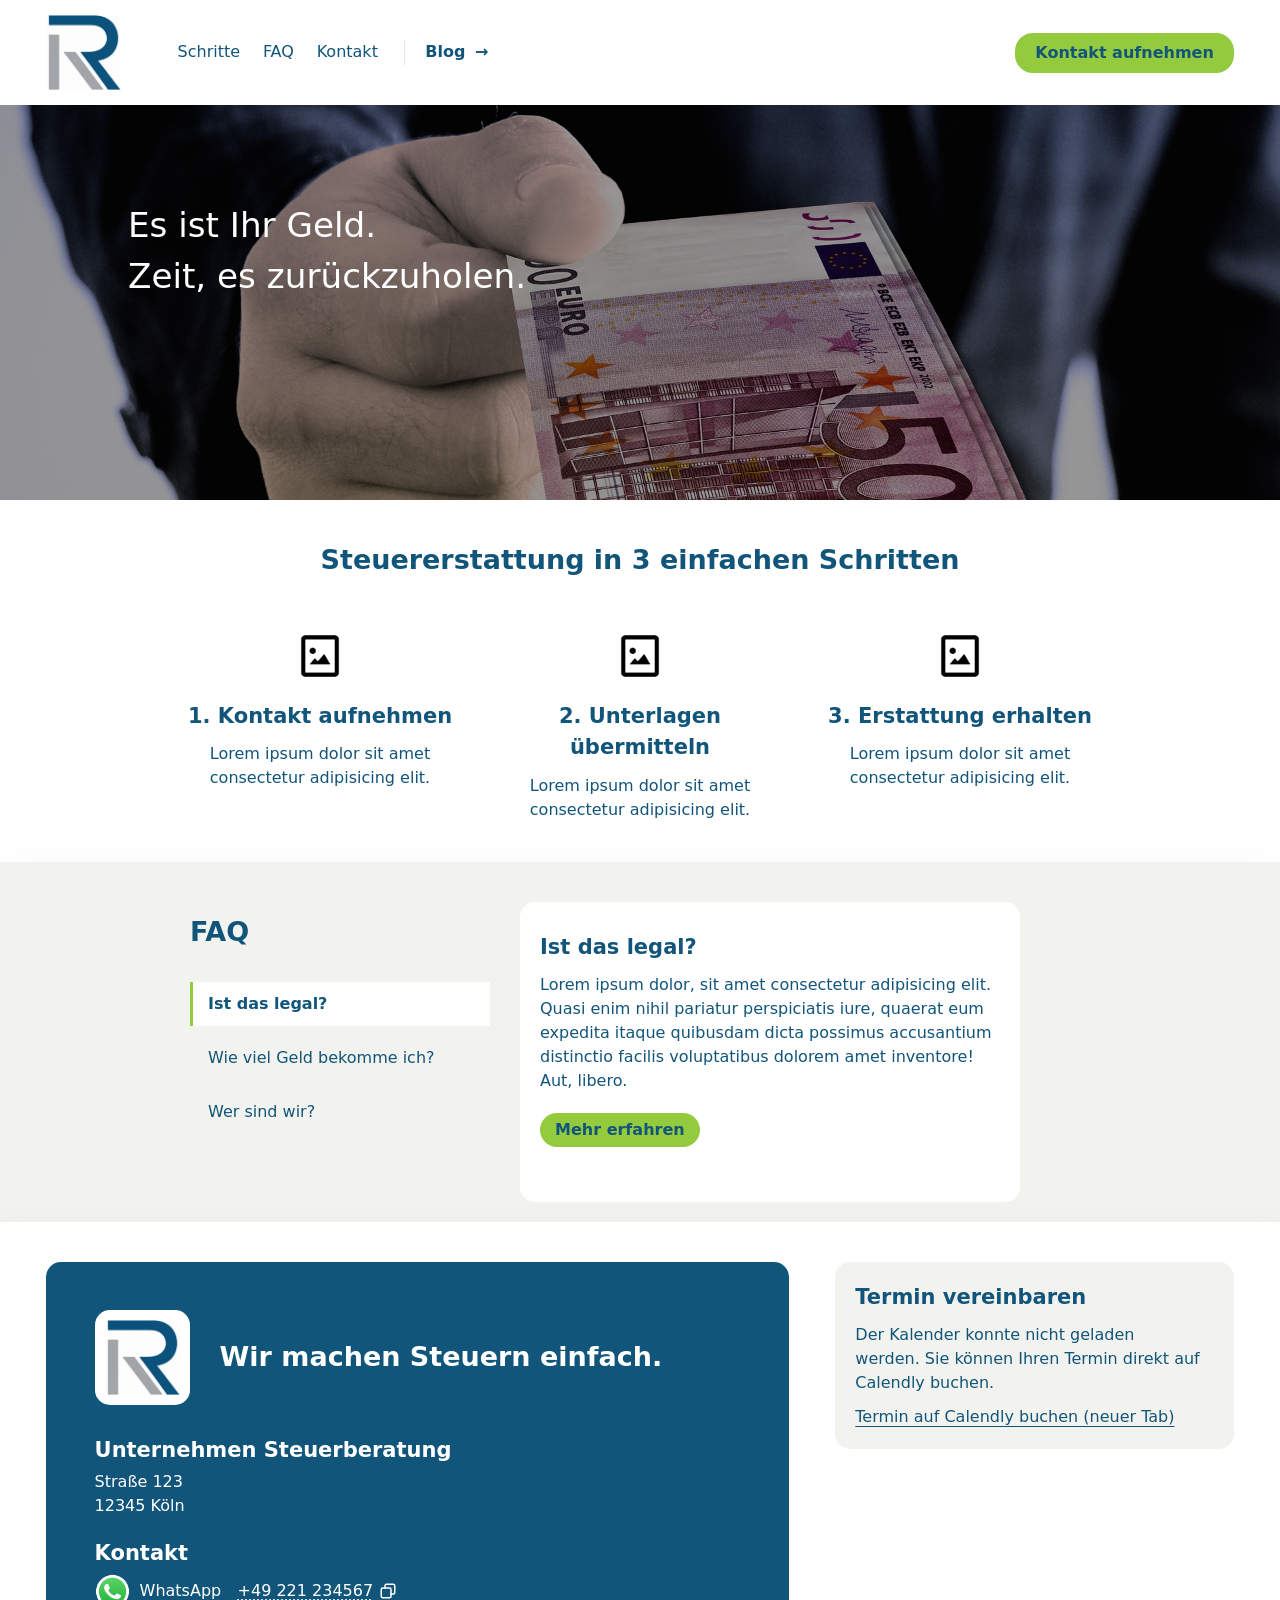
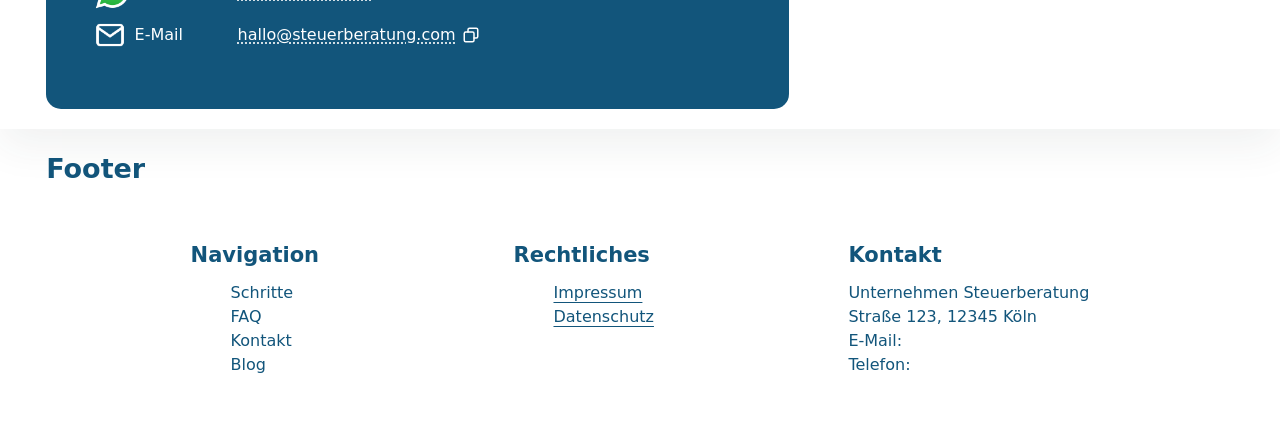
<file: index.html>
<!DOCTYPE html>
<html lang="de">

<head>
    <meta charset="UTF-8">
    <meta name="viewport" content="width=device-width, initial-scale=1.0">
    <title>Prototyp</title>
    <link rel="stylesheet" href="reset.css">
    <link rel="stylesheet" href="styles.css">
    <script src="script.js" defer></script>
</head>

<body class="landing-page">
    <header class="site-header">
        <div class="header-container">
            <img class="logo" src="assets/images/Logo_klein_colored.png" alt="Unternehmenslogo (Platzhalter)" width="75"
                height="75">
            <button type="button" class="hamburger-menu" aria-label="Toggle hamburger menu" aria-controls="nav"
                aria-expanded="false">
                <span class="bars">☰</span>
            </button>
        </div>
        <nav id="nav">
            <a href="#process">Schritte</a>
            <a href="#FAQ">FAQ</a>
            <a href="#contact">Kontakt</a>
            <a href="blog.html" class="nav-page-switch">Blog <span aria-hidden="true">→</span></a>
        </nav>
        <div class="CTA-bar">
            <a href="#contact" class="button">Kontakt aufnehmen</a>
        </div>

    </header>
    <div class="hero">
        <img src="assets/images/geralt-euro-3317432_1920.jpg">
        <h1>Es ist Ihr Geld.<br>Zeit, es zurückzuholen.</h1>
    </div>
    <main>
        <section id="process">
            <h2>Steuererstattung in 3 einfachen Schritten</h2>
            <div class="process__container">
                <!-- Process steps ggf. ähnlich wie Karten von Skipass-Vergleich (oder https://www.incom.lt/en/process-2/) gestalten -->
                <div class="process__step">
                    <img src="assets/images/boxicons-XjQ8nxFvHxw-unsplash.png">
                    <h3>1. Kontakt aufnehmen</h3>
                    <p>Lorem ipsum dolor sit amet consectetur adipisicing elit.</p>
                </div>
                <div class="process__step">
                    <img src="assets/images/boxicons-XjQ8nxFvHxw-unsplash.png">
                    <h3>2. Unterlagen übermitteln</h3>
                    <p>Lorem ipsum dolor sit amet consectetur adipisicing elit.</p>
                </div>
                <div class="process__step">
                    <img src="assets/images/boxicons-XjQ8nxFvHxw-unsplash.png">
                    <h3>3. Erstattung erhalten</h3>
                    <p>Lorem ipsum dolor sit amet consectetur adipisicing elit.</p>
                </div>
            </div>
        </section>
        <section id="FAQ">
            <div class="FAQ__container">
                <div class="FAQ__container__left">
                    <h2 id="FAQ-heading">FAQ</h2>
                    <div class="FAQ__questions" role="tablist" aria-labelledby="FAQ-heading"
                        aria-orientation="vertical">
                        <button type="button" id="FAQ-tab-legal" role="tab" aria-selected="true"
                            aria-controls="FAQ-panel-legal">Ist das legal?</button>
                        <button type="button" id="FAQ-tab-refund" role="tab" aria-selected="false"
                            aria-controls="FAQ-panel-refund" tabindex="-1">Wie viel Geld bekomme ich?</button>
                        <button type="button" id="FAQ-tab-about" role="tab" aria-selected="false"
                            aria-controls="FAQ-panel-about" tabindex="-1">Wer sind wir?</button>
                    </div>
                </div>
                <div class="FAQ__container__right">
                    <div id="FAQ-panel-legal" role="tabpanel" aria-labelledby="FAQ-tab-legal" tabindex="0">
                        <h3>Ist das legal?</h3>
                        <p class="FAQ__answer">Lorem ipsum dolor, sit amet consectetur adipisicing elit. Quasi enim
                            nihil pariatur perspiciatis iure, quaerat eum expedita itaque quibusdam dicta possimus
                            accusantium distinctio facilis voluptatibus dolorem amet inventore! Aut, libero.</p>
                        <a href="ist-das-legal.html" class="button FAQ__blog">Mehr erfahren</a>
                    </div>
                    <div id="FAQ-panel-refund" role="tabpanel" aria-labelledby="FAQ-tab-refund" tabindex="0" hidden>
                        <h3>Wie viel Geld bekomme ich?</h3>
                        <p class="FAQ__answer">Lorem ipsum dolor, sit amet consectetur adipisicing elit. Quasi enim
                            nihil pariatur perspiciatis iure, quaerat eum expedita itaque quibusdam dicta possimus
                            accusantium distinctio facilis voluptatibus dolorem amet inventore! Aut, libero.</p>
                        <a href="wie-viel-geld-bekomme-ich.html" class="button FAQ__blog">Mehr erfahren</a>
                    </div>
                    <div id="FAQ-panel-about" role="tabpanel" aria-labelledby="FAQ-tab-about" tabindex="0" hidden>
                        <h3>Wer sind wir?</h3>
                        <p class="FAQ__answer">Lorem ipsum dolor, sit amet consectetur adipisicing elit. Quasi enim
                            nihil pariatur perspiciatis iure, quaerat eum expedita itaque quibusdam dicta possimus
                            accusantium distinctio facilis voluptatibus dolorem amet inventore! Aut, libero.</p>
                        <a href="wer-sind-wir.html" class="button FAQ__blog">Mehr erfahren</a>
                    </div>
                </div>
            </div>
        </section>
        <section id="contact">
            <div class="contact__details">
                <div class="contact__header">
                    <div class="contact__logo-frame">
                        <img class="logo" src="assets/images/Logo_klein_colored.png" alt="Unternehmenslogo (Platzhalter)"
                            width="75" height="75">
                    </div>
                    <h2>Wir machen Steuern einfach.</h2>
                </div>
                <address>
                    <h3>Unternehmen Steuerberatung</h3>
                    <p>Straße 123</p>
                    <p>12345 Köln</p>
                </address>
                <h3>Kontakt</h3>
                <div class="contact-method">
                    <a href="https://wa.me/49221234567" target="_blank" rel="noopener noreferrer">
                        <img src="assets/images/danneiva-whatsapp-873316_1920.png" alt="" height="35">
                        <p>WhatsApp</p>
                    </a>
                    <button type="button" class="contact-copy" data-copy-value="+49 221 234567"
                        data-copy-label="Telefonnummer" aria-label="Telefonnummer +49 221 234567 kopieren"
                        title="Telefonnummer kopieren">
                        <span class="contact-copy__value">+49 221 234567</span>
                        <svg class="contact-copy__icon contact-copy__icon--copy" aria-hidden="true" viewBox="0 0 24 24">
                            <path d="M8 8V5a2 2 0 0 1 2-2h9a2 2 0 0 1 2 2v9a2 2 0 0 1-2 2h-3" />
                            <rect x="3" y="8" width="13" height="13" rx="2" />
                        </svg>
                        <svg class="contact-copy__icon contact-copy__icon--success" aria-hidden="true"
                            viewBox="0 0 24 24">
                            <path d="m5 12 4 4L19 6" />
                        </svg>
                        <span class="contact-copy__feedback" aria-live="polite"></span>
                    </button>
                </div>
                <div class="contact-method">
                    <a
                        href="mailto:hallo@steuerberatung.com?subject=Steuern%20einfach%20machen&amp;body=Hallo,%0A%0Aich%20möchte%20die%20Erstattung%20von%20Steuern%20prüfen%20...">
                        <img src="assets/images/mail.png" alt="" height="30">
                        <p>E-Mail</p>
                    </a>
                    <button type="button" class="contact-copy" data-copy-value="hallo@steuerberatung.com"
                        data-copy-label="E-Mail-Adresse" aria-label="E-Mail-Adresse hallo@steuerberatung.com kopieren"
                        title="E-Mail-Adresse kopieren">
                        <span class="contact-copy__value">hallo@steuerberatung.com</span>
                        <svg class="contact-copy__icon contact-copy__icon--copy" aria-hidden="true" viewBox="0 0 24 24">
                            <path d="M8 8V5a2 2 0 0 1 2-2h9a2 2 0 0 1 2 2v9a2 2 0 0 1-2 2h-3" />
                            <rect x="3" y="8" width="13" height="13" rx="2" />
                        </svg>
                        <svg class="contact-copy__icon contact-copy__icon--success" aria-hidden="true"
                            viewBox="0 0 24 24">
                            <path d="m5 12 4 4L19 6" />
                        </svg>
                        <span class="contact-copy__feedback" aria-live="polite"></span>
                    </button>
                </div>
            </div>
            <!-- Calendly inline widget begin -->
            <div class="contact__booking">
                <div class="contact__booking-fallback">
                    <h3>Termin vereinbaren</h3>
                    <p>Der Kalender konnte nicht geladen werden. Sie können Ihren Termin direkt auf Calendly buchen.</p>
                    <a href="https://calendly.com/rinalds-rozenfelds/30min" target="_blank"
                        rel="noopener noreferrer">Termin auf Calendly buchen (neuer Tab)</a>
                </div>
                <div class="calendly-inline-widget"
                    data-url="https://calendly.com/rinalds-rozenfelds/30min?hide_event_type_details=1"
                    data-resize="true" hidden></div>
            </div>
            <!-- Calendly inline widget end -->
        </section>
    </main>
    <footer>
        <h2>Footer</h2>
        <div class="footer__container">
            <div class="footer__navigation">
                <h3>Navigation</h3>
                <ul>
                    <li><a href="#process">Schritte</a></li>
                    <li><a href="#FAQ">FAQ</a></li>
                    <li><a href="#contact">Kontakt</a></li>
                    <li><a href="blog.html">Blog</a></li>
                </ul>
            </div>
            <nav class="footer__legal" aria-labelledby="footer-legal-heading">
                <h3 id="footer-legal-heading">Rechtliches</h3>
                <ul>
                    <li><a href="impressum.html">Impressum</a></li>
                    <li><a href="datenschutz.html">Datenschutz</a></li>
                </ul>
            </nav>
            <div class="footer__contact">
                <h3>Kontakt</h3>
                <address>
                    <p>Unternehmen Steuerberatung</p>
                    <p>Straße 123, 12345 Köln</p>
                    <p>E-Mail: </p>
                    <p>Telefon: </p>
                </address>
            </div>
        </div>
    </footer>
</body>

</html>
</file>
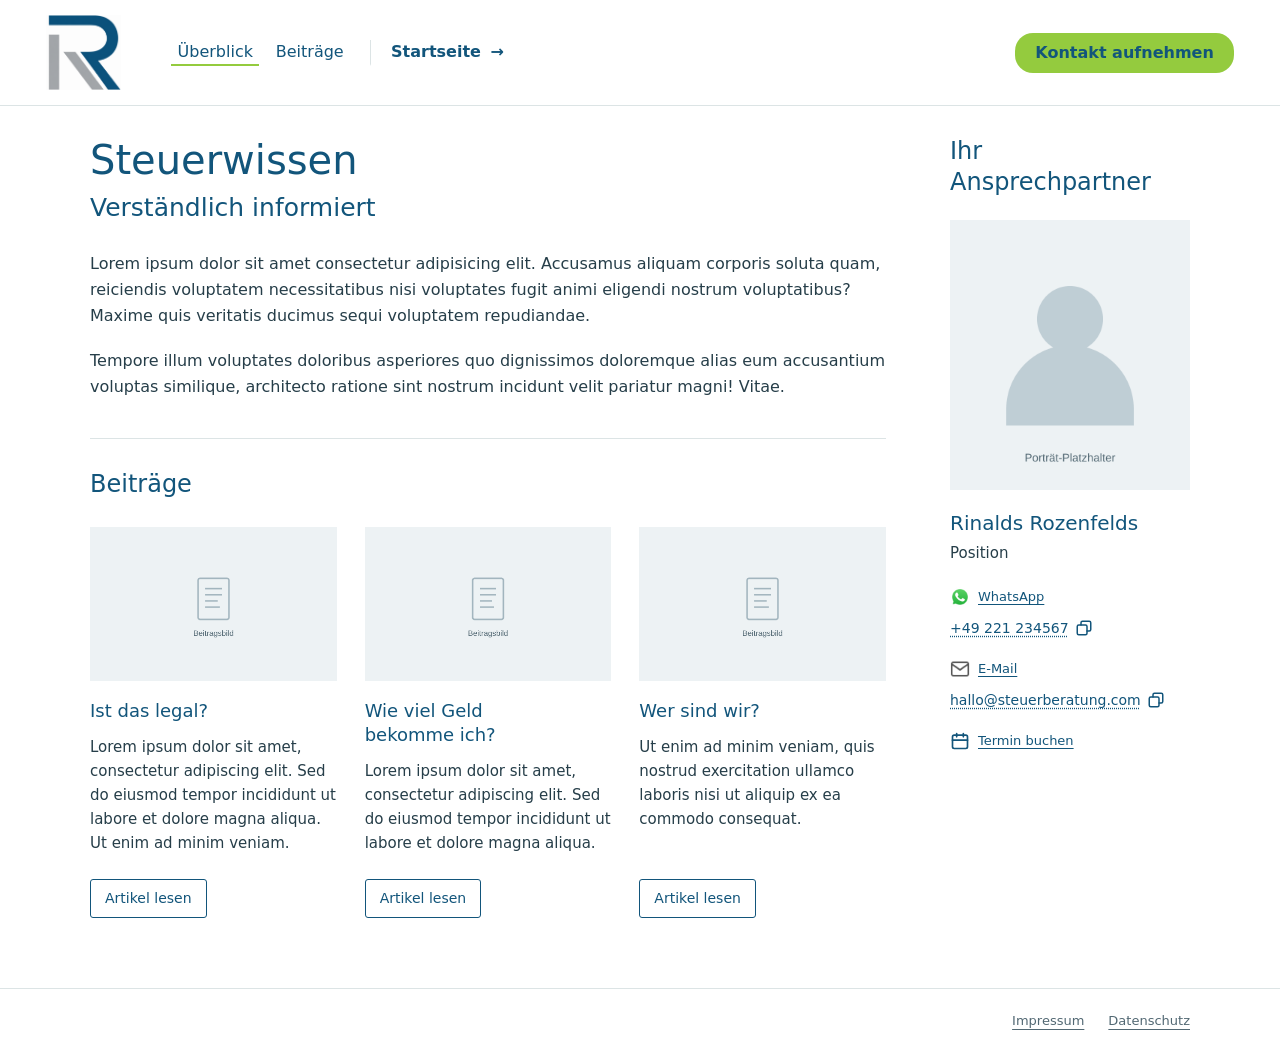
<file: blog.html>
<!DOCTYPE html>
<html lang="de">

<head>
    <meta charset="UTF-8">
    <meta name="viewport" content="width=device-width, initial-scale=1.0">
    <title>Blog | Steuerwissen</title>
    <link rel="stylesheet" href="reset.css">
    <link rel="stylesheet" href="styles.css">
    <link rel="stylesheet" href="knowledge.css">
    <link rel="stylesheet" href="blog.css">
    <script src="script.js" defer></script>
</head>

<body class="knowledge-page blog-overview">
    <header class="site-header knowledge-header">
        <div class="header-container">
            <a class="knowledge-brand" href="index.html" aria-label="Zur Startseite">
                <img class="logo" src="assets/images/Logo_klein_colored.png" alt="" width="75" height="75">
            </a>
            <button type="button" class="hamburger-menu" aria-label="Navigation öffnen oder schließen"
                aria-controls="nav" aria-expanded="false"><span class="bars" aria-hidden="true">☰</span></button>
        </div>
        <nav id="nav" aria-label="Hauptnavigation">
            <a href="blog.html#steuerwissen">Überblick</a>
            <a href="blog.html#beitraege">Beiträge</a>
            <a href="index.html" class="nav-page-switch">Startseite <span aria-hidden="true">→</span></a>
        </nav>
        <div class="CTA-bar"><a href="index.html#contact" class="button">Kontakt aufnehmen</a></div>
    </header>
    <main class="knowledge-main">
        <div class="overview-layout">
            <div class="overview-content">
                <div class="overview-intro">
                    <h1 id="steuerwissen">Steuerwissen</h1>
                    <h2>Verständlich informiert</h2>
                    <p>Lorem ipsum dolor sit amet consectetur adipisicing elit. Accusamus aliquam corporis soluta quam,
                        reiciendis voluptatem necessitatibus nisi voluptates fugit animi eligendi nostrum voluptatibus?
                        Maxime quis veritatis ducimus sequi voluptatem repudiandae.
                    </p>
                    <p>Tempore illum voluptates doloribus asperiores quo dignissimos doloremque alias eum accusantium
                        voluptas similique, architecto ratione sint nostrum incidunt velit pariatur magni! Vitae.</p>
                </div>
                <section id="beitraege" class="knowledge-section overview-posts" aria-labelledby="beitraege-heading">
                    <h2 id="beitraege-heading">Beiträge</h2>
                    <div class="post-grid">
                        <article class="article-preview">
                            <a class="article-preview__image" href="ist-das-legal.html" tabindex="-1"
                                aria-hidden="true">
                                <img src="assets/images/article-placeholder.png" alt="" width="480" height="300">
                            </a>
                            <h3><a href="ist-das-legal.html">Ist das legal?</a></h3>
                            <p>Lorem ipsum dolor sit amet, consectetur adipiscing elit. Sed do eiusmod tempor incididunt
                                ut labore et dolore magna aliqua. Ut enim ad minim veniam.</p>
                            <a class="article-read" href="ist-das-legal.html">Artikel
                                lesen</a>
                        </article>
                        <article class="article-preview">
                            <a class="article-preview__image" href="wie-viel-geld-bekomme-ich.html" tabindex="-1"
                                aria-hidden="true"><img src="assets/images/article-placeholder.png" alt="" width="480"
                                    height="300"></a>
                            <h3><a href="wie-viel-geld-bekomme-ich.html">Wie viel Geld bekomme ich?</a></h3>
                            <p>Lorem ipsum dolor sit amet, consectetur adipiscing elit. Sed do eiusmod tempor incididunt
                                ut labore et dolore magna aliqua.</p>
                            <a class="article-read" href="wie-viel-geld-bekomme-ich.html">Artikel
                                lesen</a>
                        </article>
                        <article class="article-preview">
                            <a class="article-preview__image" href="wer-sind-wir.html" tabindex="-1"
                                aria-hidden="true"><img src="assets/images/article-placeholder.png" alt="" width="480"
                                    height="300"></a>
                            <h3><a href="wer-sind-wir.html">Wer sind wir?</a></h3>
                            <p>Ut enim ad minim veniam, quis nostrud exercitation ullamco laboris nisi ut aliquip ex ea
                                commodo consequat.</p>
                            <a class="article-read" href="wer-sind-wir.html">Artikel
                                lesen</a>
                        </article>
                    </div>
                </section>
            </div>
            <aside class="overview-sidebar" aria-labelledby="ansprechpartner-heading">
                <h2 id="ansprechpartner-heading">Ihr Ansprechpartner</h2>
                <img class="advisor-portrait" src="assets/images/portrait-placeholder.png"
                    alt="Porträt-Platzhalter für Rinalds" width="320" height="360">
                <h3>Rinalds Rozenfelds</h3>
                <p>Position</p>
                <address class="advisor-contact">
                    <div class="contact-method">
                        <a href="https://wa.me/49221234567" target="_blank" rel="noopener noreferrer">
                            <img class="advisor-contact__logo" src="assets/images/danneiva-whatsapp-873316_1920.png" alt="" width="20"
                                height="20">
                            <span>WhatsApp</span>
                        </a>
                        <button type="button" class="contact-copy" data-copy-value="+49 221 234567"
                            data-copy-label="Telefonnummer" aria-label="Telefonnummer +49 221 234567 kopieren"
                            title="Telefonnummer kopieren">
                            <span class="contact-copy__value">+49 221 234567</span>
                            <svg class="contact-copy__icon contact-copy__icon--copy" aria-hidden="true"
                                viewBox="0 0 24 24">
                                <path d="M8 8V5a2 2 0 0 1 2-2h9a2 2 0 0 1 2 2v9a2 2 0 0 1-2 2h-3" />
                                <rect x="3" y="8" width="13" height="13" rx="2" />
                            </svg>
                            <svg class="contact-copy__icon contact-copy__icon--success" aria-hidden="true"
                                viewBox="0 0 24 24">
                                <path d="m5 12 4 4L19 6" />
                            </svg>
                            <span class="contact-copy__feedback" aria-live="polite"></span>
                        </button>
                    </div>
                    <div class="contact-method">
                        <a
                            href="mailto:hallo@steuerberatung.com?subject=Steuern%20einfach%20machen&amp;body=Hallo,%0A%0Aich%20möchte%20die%20Erstattung%20von%20Steuern%20prüfen%20...">
                            <img class="advisor-contact__logo advisor-contact__logo--email"
                                src="assets/images/mail.png" alt="" width="20" height="20">
                            <span>E-Mail</span>
                        </a>
                        <button type="button" class="contact-copy" data-copy-value="hallo@steuerberatung.com"
                            data-copy-label="E-Mail-Adresse"
                            aria-label="E-Mail-Adresse hallo@steuerberatung.com kopieren"
                            title="E-Mail-Adresse kopieren">
                            <span class="contact-copy__value">hallo@steuerberatung.com</span>
                            <svg class="contact-copy__icon contact-copy__icon--copy" aria-hidden="true"
                                viewBox="0 0 24 24">
                                <path d="M8 8V5a2 2 0 0 1 2-2h9a2 2 0 0 1 2 2v9a2 2 0 0 1-2 2h-3" />
                                <rect x="3" y="8" width="13" height="13" rx="2" />
                            </svg>
                            <svg class="contact-copy__icon contact-copy__icon--success" aria-hidden="true"
                                viewBox="0 0 24 24">
                                <path d="m5 12 4 4L19 6" />
                            </svg>
                            <span class="contact-copy__feedback" aria-live="polite"></span>
                        </button>
                    </div>
                    <div class="contact-method">
                        <a href="index.html#contact">
                            <svg class="advisor-contact__logo advisor-contact__logo--calendar" aria-hidden="true"
                                viewBox="0 0 24 24">
                                <rect x="3" y="5" width="18" height="16" rx="2" />
                                <path d="M16 3v4M8 3v4M3 11h18" />
                            </svg>
                            <span>Termin buchen</span>
                        </a>
                    </div>
                </address>
            </aside>
        </div>
    </main>
    <footer class="knowledge-footer">
        <nav class="footer__legal" aria-label="Rechtliche Informationen">
            <a href="impressum.html">Impressum</a>
            <a href="datenschutz.html">Datenschutz</a>
        </nav>
    </footer>
</body>

</html>
</file>
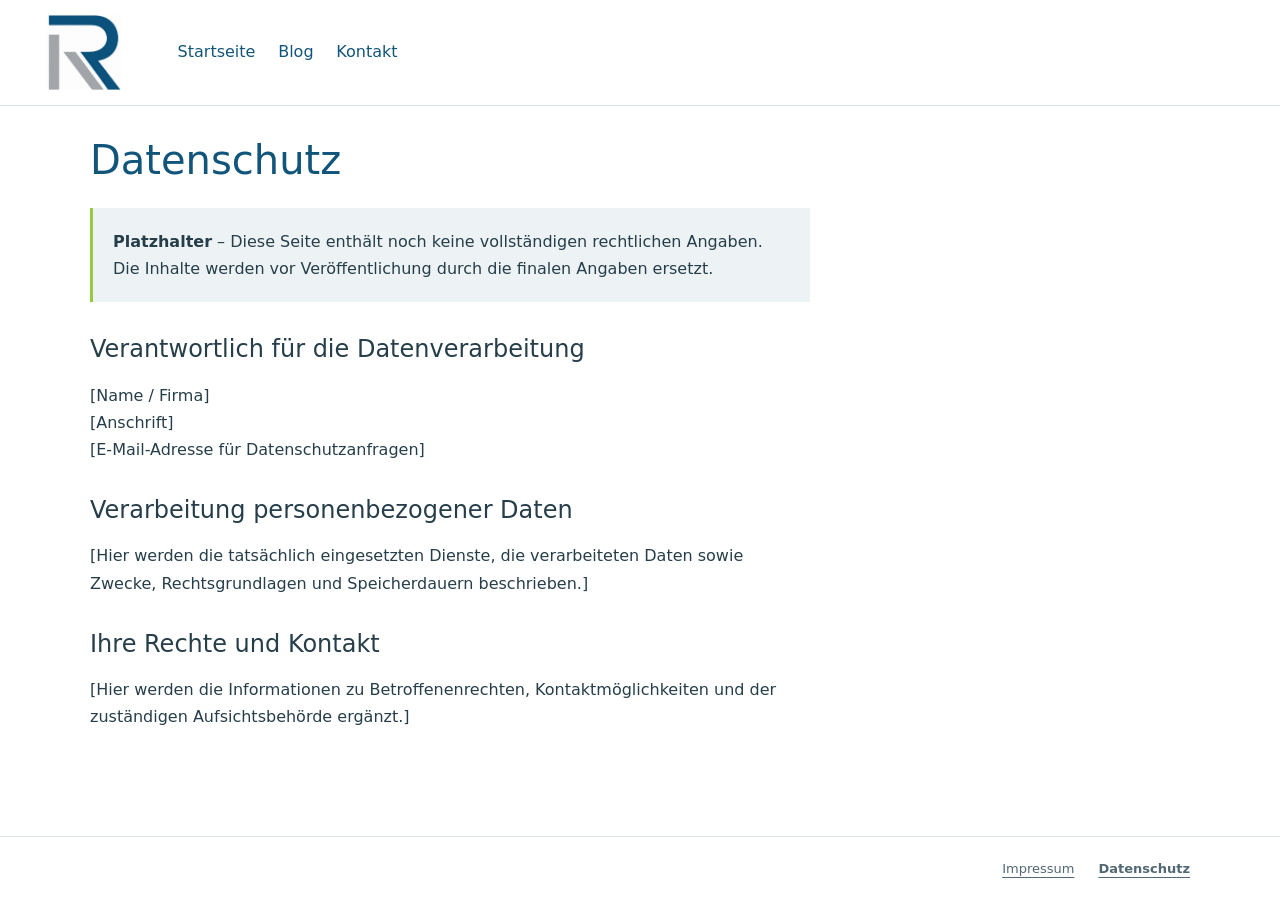
<file: datenschutz.html>
<!DOCTYPE html>
<html lang="de">

<head>
    <meta charset="UTF-8">
    <meta name="viewport" content="width=device-width, initial-scale=1.0">
    <meta name="robots" content="noindex">
    <title>Datenschutz</title>
    <link rel="stylesheet" href="reset.css">
    <link rel="stylesheet" href="styles.css">
    <link rel="stylesheet" href="knowledge.css">
    <link rel="stylesheet" href="legal.css">
    <script src="script.js" defer></script>
</head>

<body class="knowledge-page legal-page">
    <header class="site-header knowledge-header">
        <div class="header-container">
            <a class="knowledge-brand" href="index.html" aria-label="Zur Startseite">
                <img class="logo" src="assets/images/Logo_klein_colored.png" alt="" width="75" height="75">
            </a>
            <button type="button" class="hamburger-menu" aria-label="Navigation öffnen oder schließen"
                aria-controls="nav" aria-expanded="false"><span class="bars" aria-hidden="true">☰</span></button>
        </div>
        <nav id="nav" aria-label="Hauptnavigation">
            <a href="index.html">Startseite</a>
            <a href="blog.html">Blog</a>
            <a href="index.html#contact">Kontakt</a>
        </nav>
    </header>
    <main class="knowledge-main">
        <article class="legal-content">
            <h1>Datenschutz</h1>
            <p class="legal-placeholder"><strong>Platzhalter</strong> – Diese Seite enthält noch keine vollständigen
                rechtlichen Angaben. Die Inhalte werden vor Veröffentlichung durch die finalen Angaben ersetzt.</p>
            <section class="knowledge-section" aria-labelledby="verantwortlich-heading">
                <h2 id="verantwortlich-heading">Verantwortlich für die Datenverarbeitung</h2>
                <p>[Name / Firma]<br>[Anschrift]<br>[E-Mail-Adresse für Datenschutzanfragen]</p>
            </section>
            <section class="knowledge-section" aria-labelledby="verarbeitung-heading">
                <h2 id="verarbeitung-heading">Verarbeitung personenbezogener Daten</h2>
                <p>[Hier werden die tatsächlich eingesetzten Dienste, die verarbeiteten Daten sowie Zwecke,
                    Rechtsgrundlagen und Speicherdauern beschrieben.]</p>
            </section>
            <section class="knowledge-section" aria-labelledby="rechte-heading">
                <h2 id="rechte-heading">Ihre Rechte und Kontakt</h2>
                <p>[Hier werden die Informationen zu Betroffenenrechten, Kontaktmöglichkeiten und der zuständigen
                    Aufsichtsbehörde ergänzt.]</p>
            </section>
        </article>
    </main>
    <footer class="knowledge-footer">
        <nav class="footer__legal" aria-label="Rechtliche Informationen">
            <a href="impressum.html">Impressum</a>
            <a href="datenschutz.html" aria-current="page">Datenschutz</a>
        </nav>
    </footer>
</body>

</html>
</file>
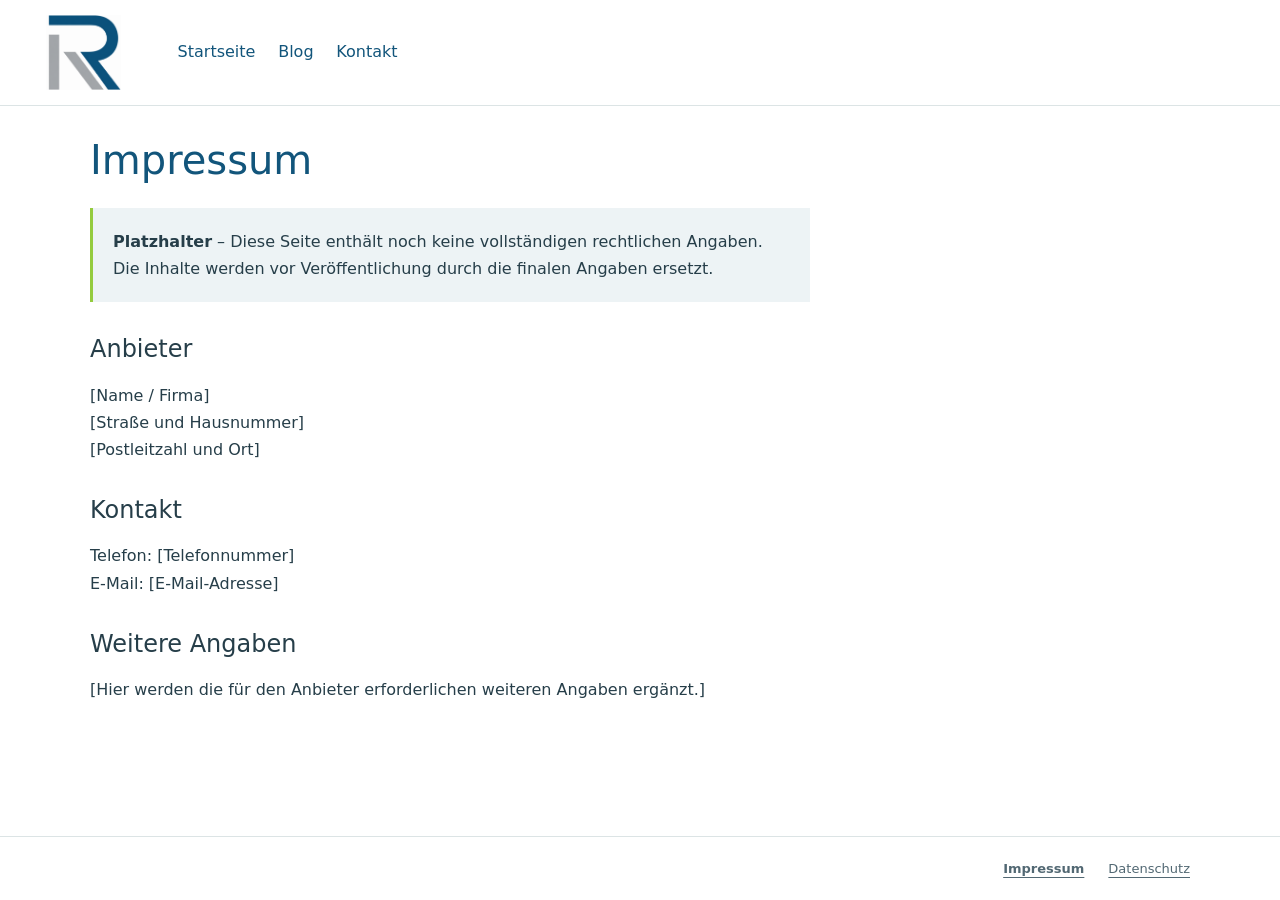
<file: impressum.html>
<!DOCTYPE html>
<html lang="de">

<head>
    <meta charset="UTF-8">
    <meta name="viewport" content="width=device-width, initial-scale=1.0">
    <meta name="robots" content="noindex">
    <title>Impressum</title>
    <link rel="stylesheet" href="reset.css">
    <link rel="stylesheet" href="styles.css">
    <link rel="stylesheet" href="knowledge.css">
    <link rel="stylesheet" href="legal.css">
    <script src="script.js" defer></script>
</head>

<body class="knowledge-page legal-page">
    <header class="site-header knowledge-header">
        <div class="header-container">
            <a class="knowledge-brand" href="index.html" aria-label="Zur Startseite">
                <img class="logo" src="assets/images/Logo_klein_colored.png" alt="" width="75" height="75">
            </a>
            <button type="button" class="hamburger-menu" aria-label="Navigation öffnen oder schließen"
                aria-controls="nav" aria-expanded="false"><span class="bars" aria-hidden="true">☰</span></button>
        </div>
        <nav id="nav" aria-label="Hauptnavigation">
            <a href="index.html">Startseite</a>
            <a href="blog.html">Blog</a>
            <a href="index.html#contact">Kontakt</a>
        </nav>
    </header>
    <main class="knowledge-main">
        <article class="legal-content">
            <h1>Impressum</h1>
            <p class="legal-placeholder"><strong>Platzhalter</strong> – Diese Seite enthält noch keine vollständigen
                rechtlichen Angaben. Die Inhalte werden vor Veröffentlichung durch die finalen Angaben ersetzt.</p>
            <section class="knowledge-section" aria-labelledby="anbieter-heading">
                <h2 id="anbieter-heading">Anbieter</h2>
                <p>[Name / Firma]<br>[Straße und Hausnummer]<br>[Postleitzahl und Ort]</p>
            </section>
            <section class="knowledge-section" aria-labelledby="kontakt-heading">
                <h2 id="kontakt-heading">Kontakt</h2>
                <p>Telefon: [Telefonnummer]<br>E-Mail: [E-Mail-Adresse]</p>
            </section>
            <section class="knowledge-section" aria-labelledby="weitere-angaben-heading">
                <h2 id="weitere-angaben-heading">Weitere Angaben</h2>
                <p>[Hier werden die für den Anbieter erforderlichen weiteren Angaben ergänzt.]</p>
            </section>
        </article>
    </main>
    <footer class="knowledge-footer">
        <nav class="footer__legal" aria-label="Rechtliche Informationen">
            <a href="impressum.html" aria-current="page">Impressum</a>
            <a href="datenschutz.html">Datenschutz</a>
        </nav>
    </footer>
</body>

</html>
</file>
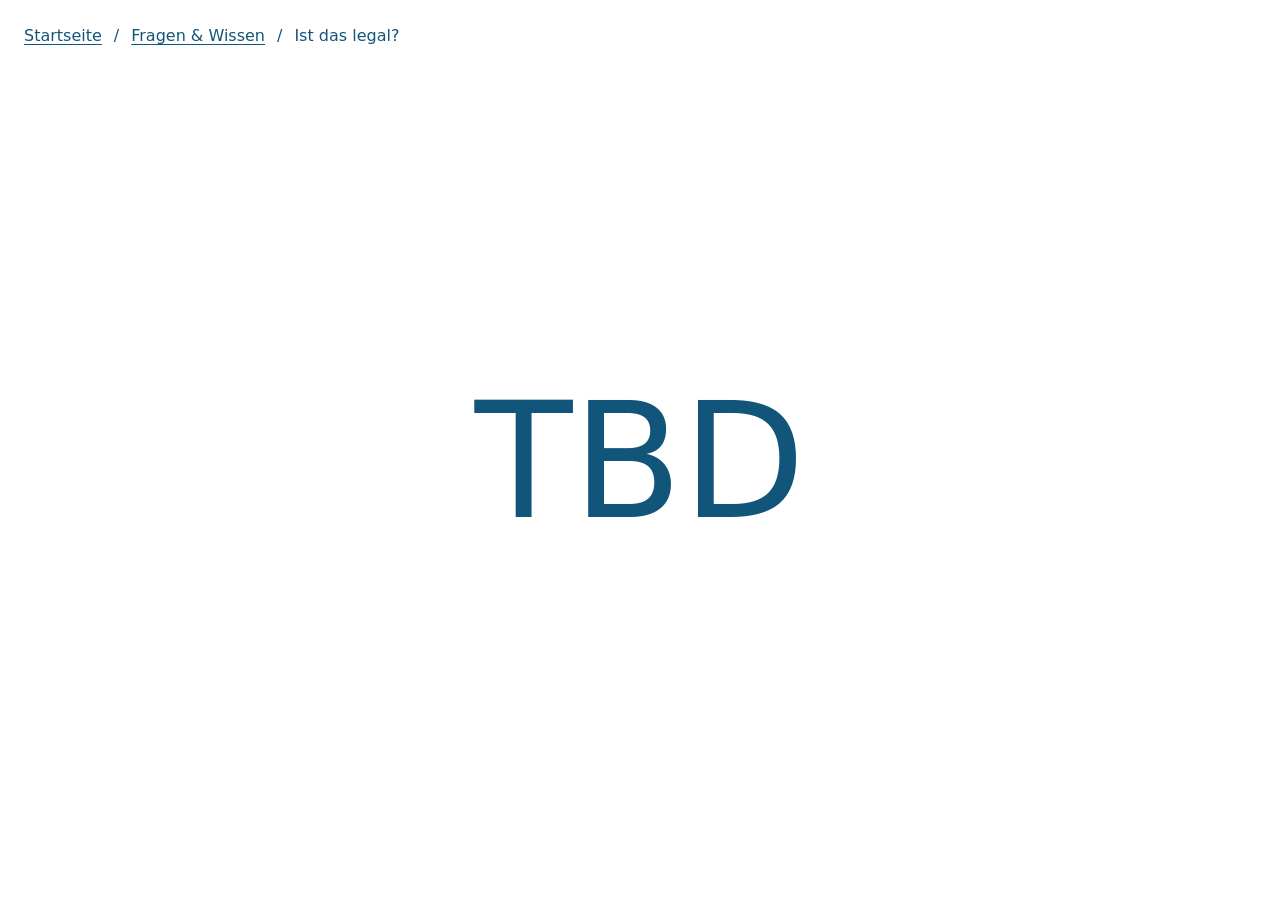
<file: ist-das-legal.html>
<!DOCTYPE html>
<html lang="de">
<head>
    <meta charset="UTF-8">
    <meta name="viewport" content="width=device-width, initial-scale=1.0">
    <title>Ist das legal? | TBD</title>
    <link rel="stylesheet" href="reset.css">
    <link rel="stylesheet" href="tbd.css">
</head>
<body>
    <nav class="breadcrumbs" aria-label="Brotkrümelnavigation">
        <ol>
            <li><a href="index.html">Startseite</a></li>
            <li><a href="blog.html">Fragen &amp; Wissen</a></li>
            <li><span aria-current="page">Ist das legal?</span></li>
        </ol>
    </nav>
    <main><h1>TBD</h1></main>
</body>
</html>
</file>
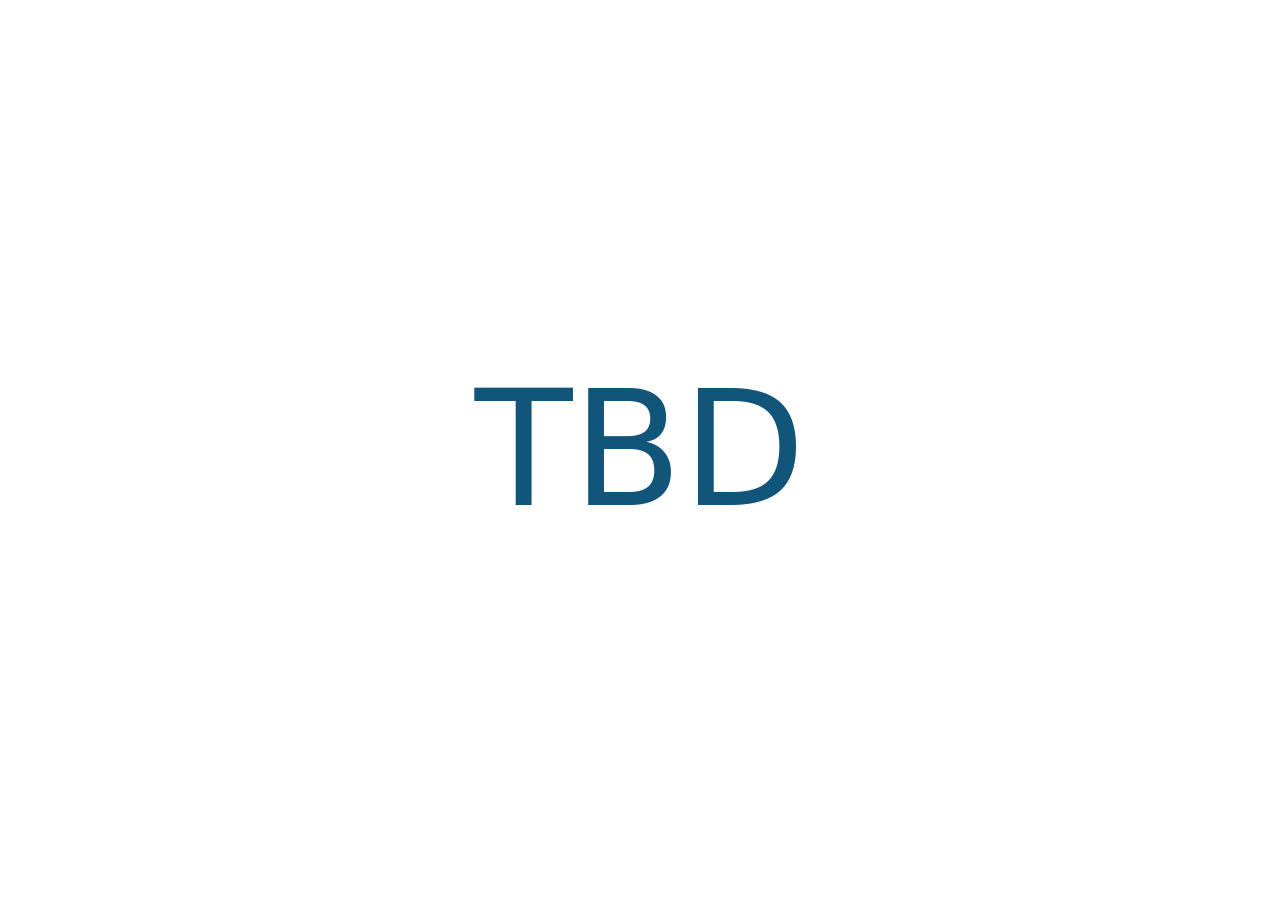
<file: tbd.html>
<!DOCTYPE html>
<html lang="de">
<head>
    <meta charset="UTF-8">
    <meta name="viewport" content="width=device-width, initial-scale=1.0">
    <title>TBD</title>
    <link rel="stylesheet" href="reset.css">
    <style>
        body { min-height: 100svh; display: grid; place-items: center; padding: 24px; color: #12557b; background: white; }
        h1 { font-size: clamp(4rem, 15vw, 10rem); font-weight: 500; }
    </style>
</head>
<body>
    <main><h1>TBD</h1></main>
</body>
</html>
</file>
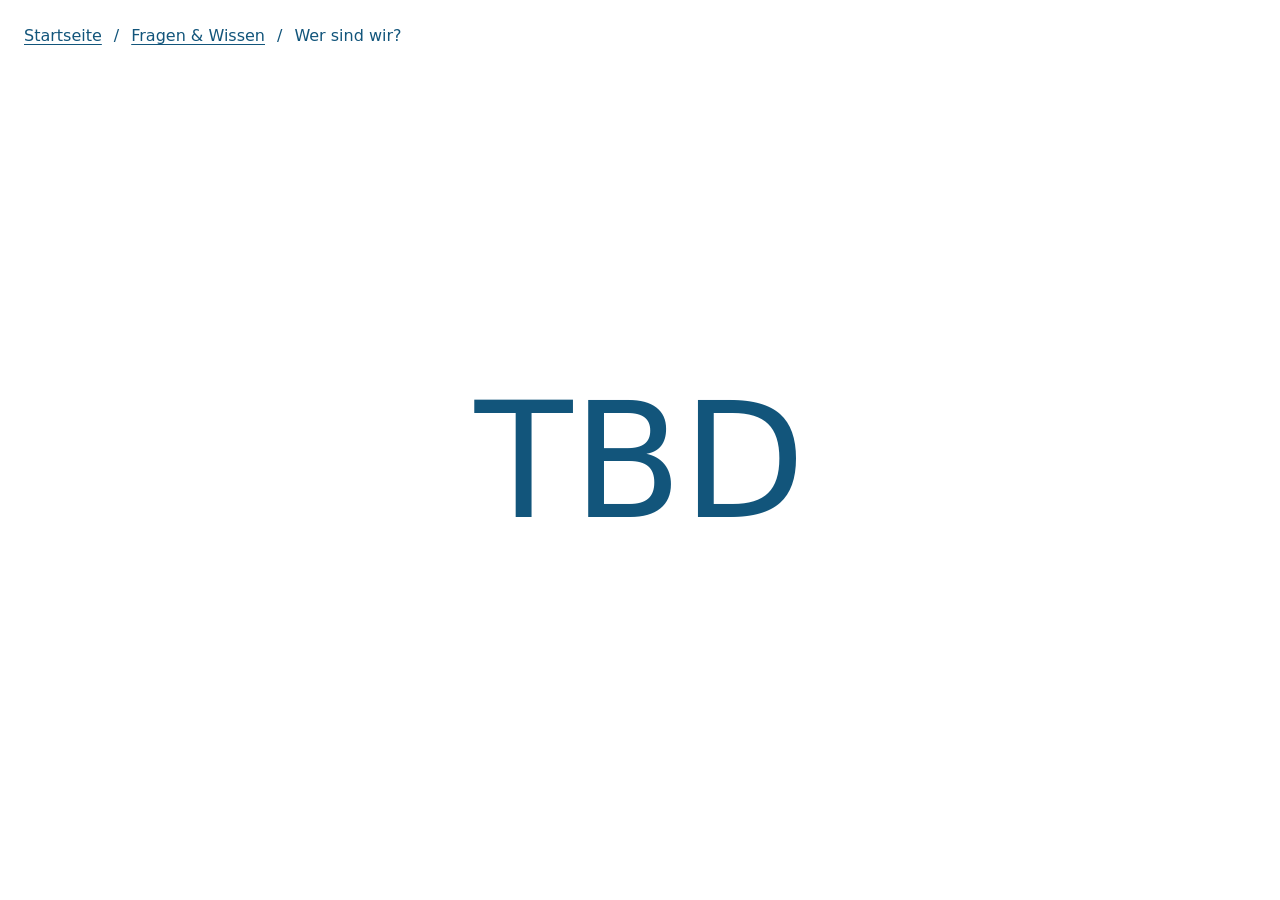
<file: wer-sind-wir.html>
<!DOCTYPE html>
<html lang="de">
<head>
    <meta charset="UTF-8">
    <meta name="viewport" content="width=device-width, initial-scale=1.0">
    <title>Wer sind wir? | TBD</title>
    <link rel="stylesheet" href="reset.css">
    <link rel="stylesheet" href="tbd.css">
</head>
<body>
    <nav class="breadcrumbs" aria-label="Brotkrümelnavigation">
        <ol>
            <li><a href="index.html">Startseite</a></li>
            <li><a href="blog.html">Fragen &amp; Wissen</a></li>
            <li><span aria-current="page">Wer sind wir?</span></li>
        </ol>
    </nav>
    <main><h1>TBD</h1></main>
</body>
</html>
</file>
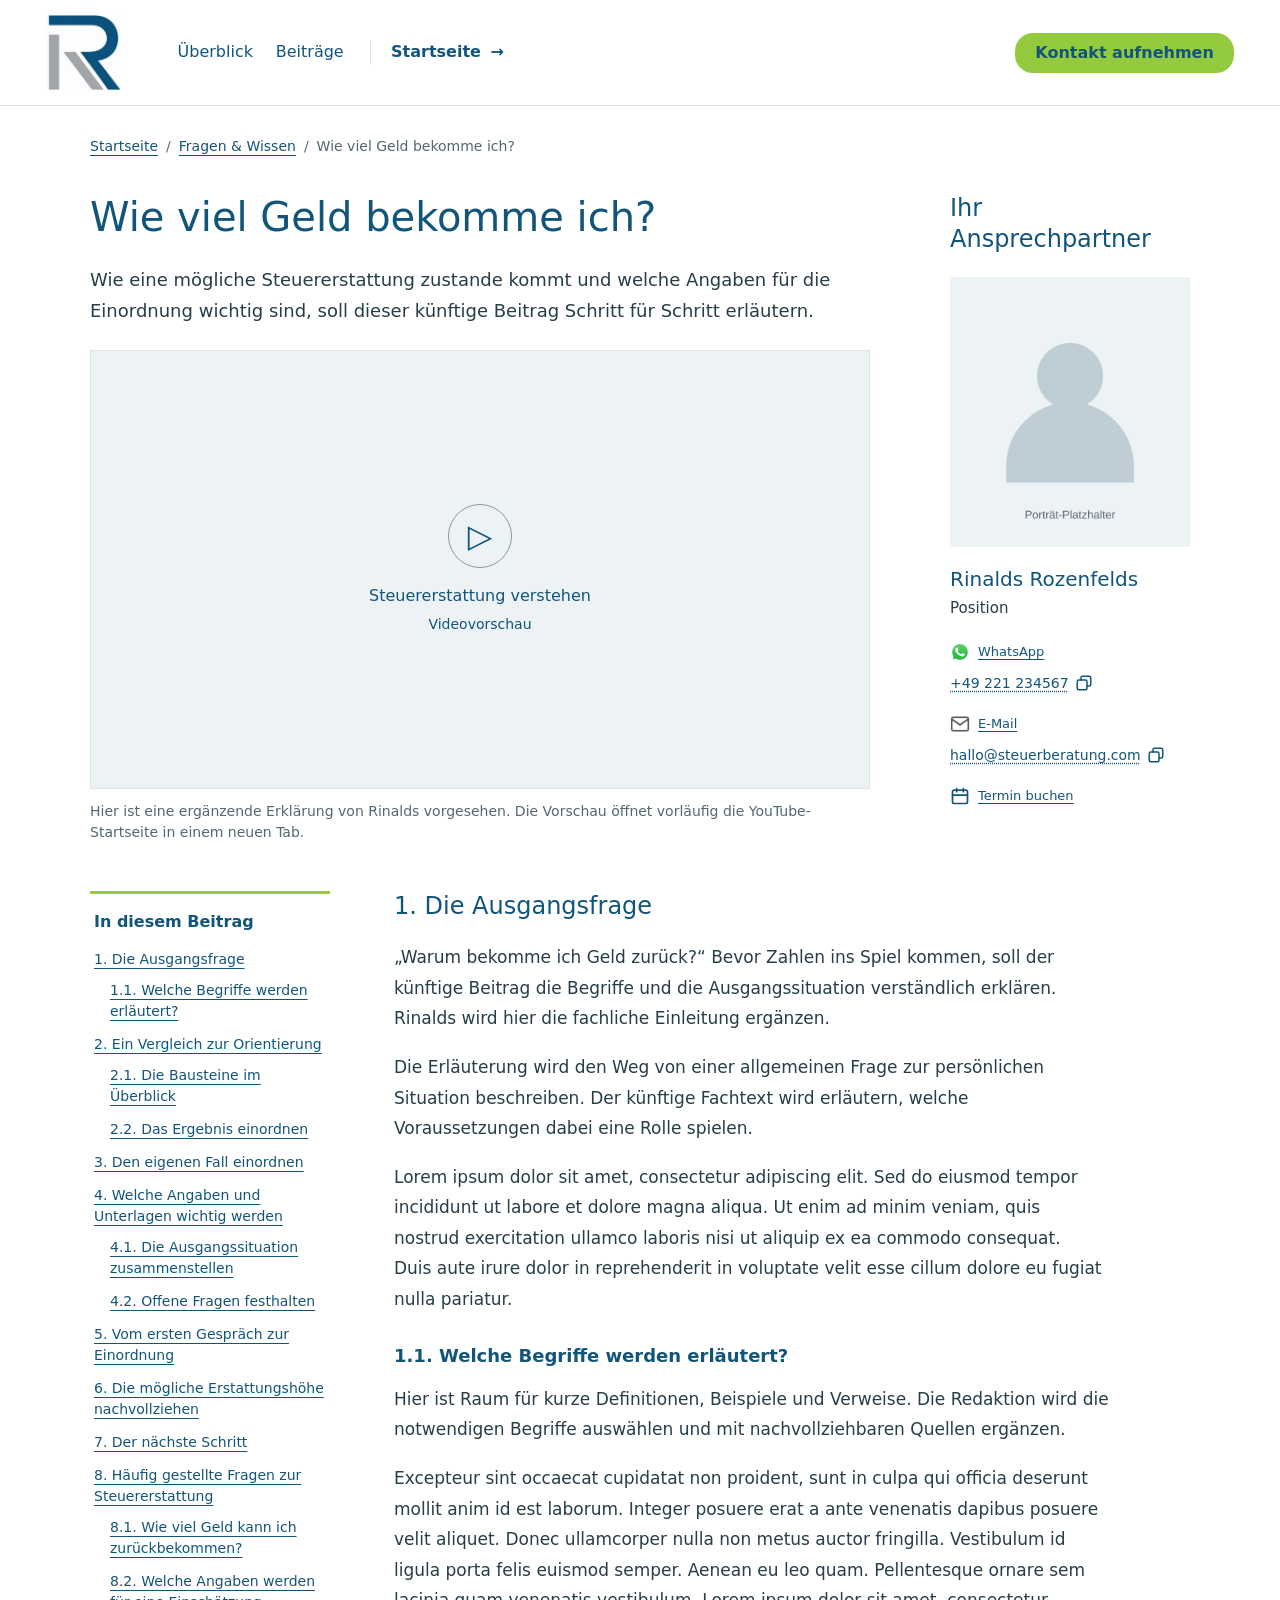
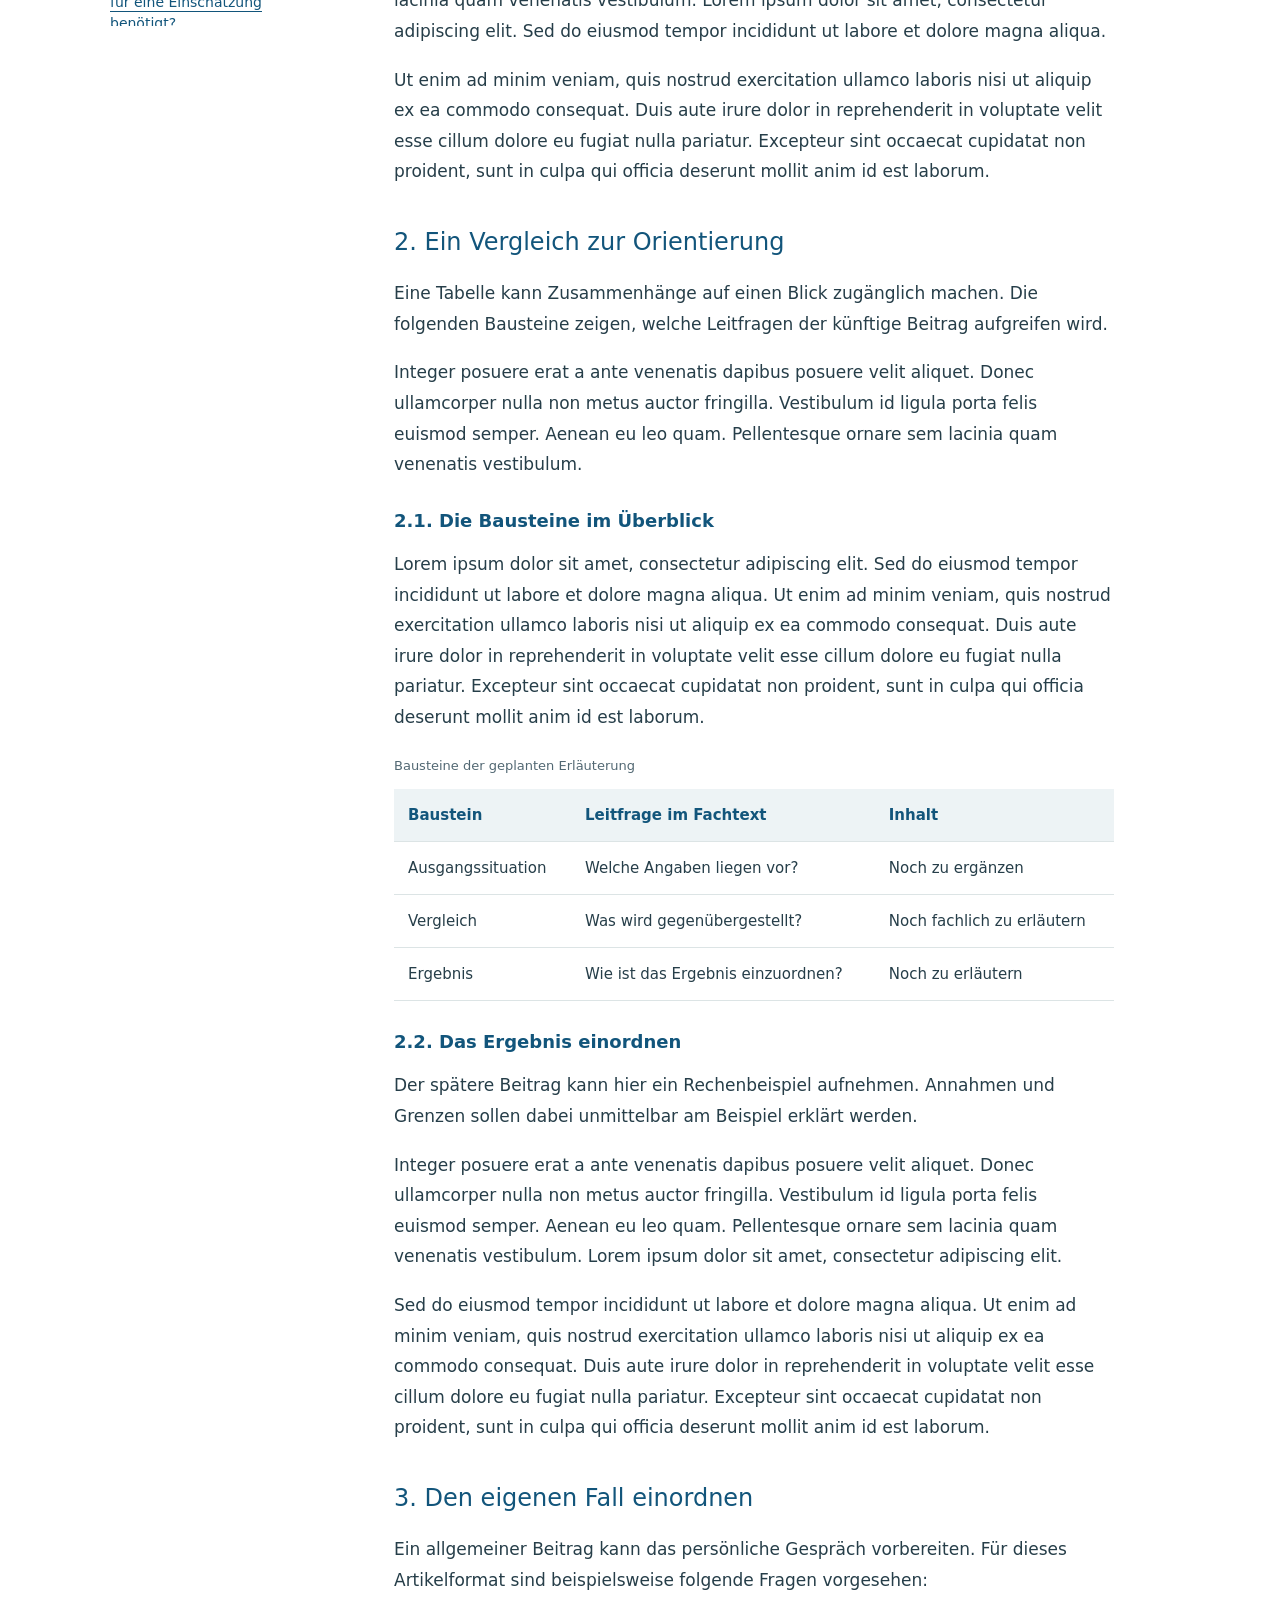
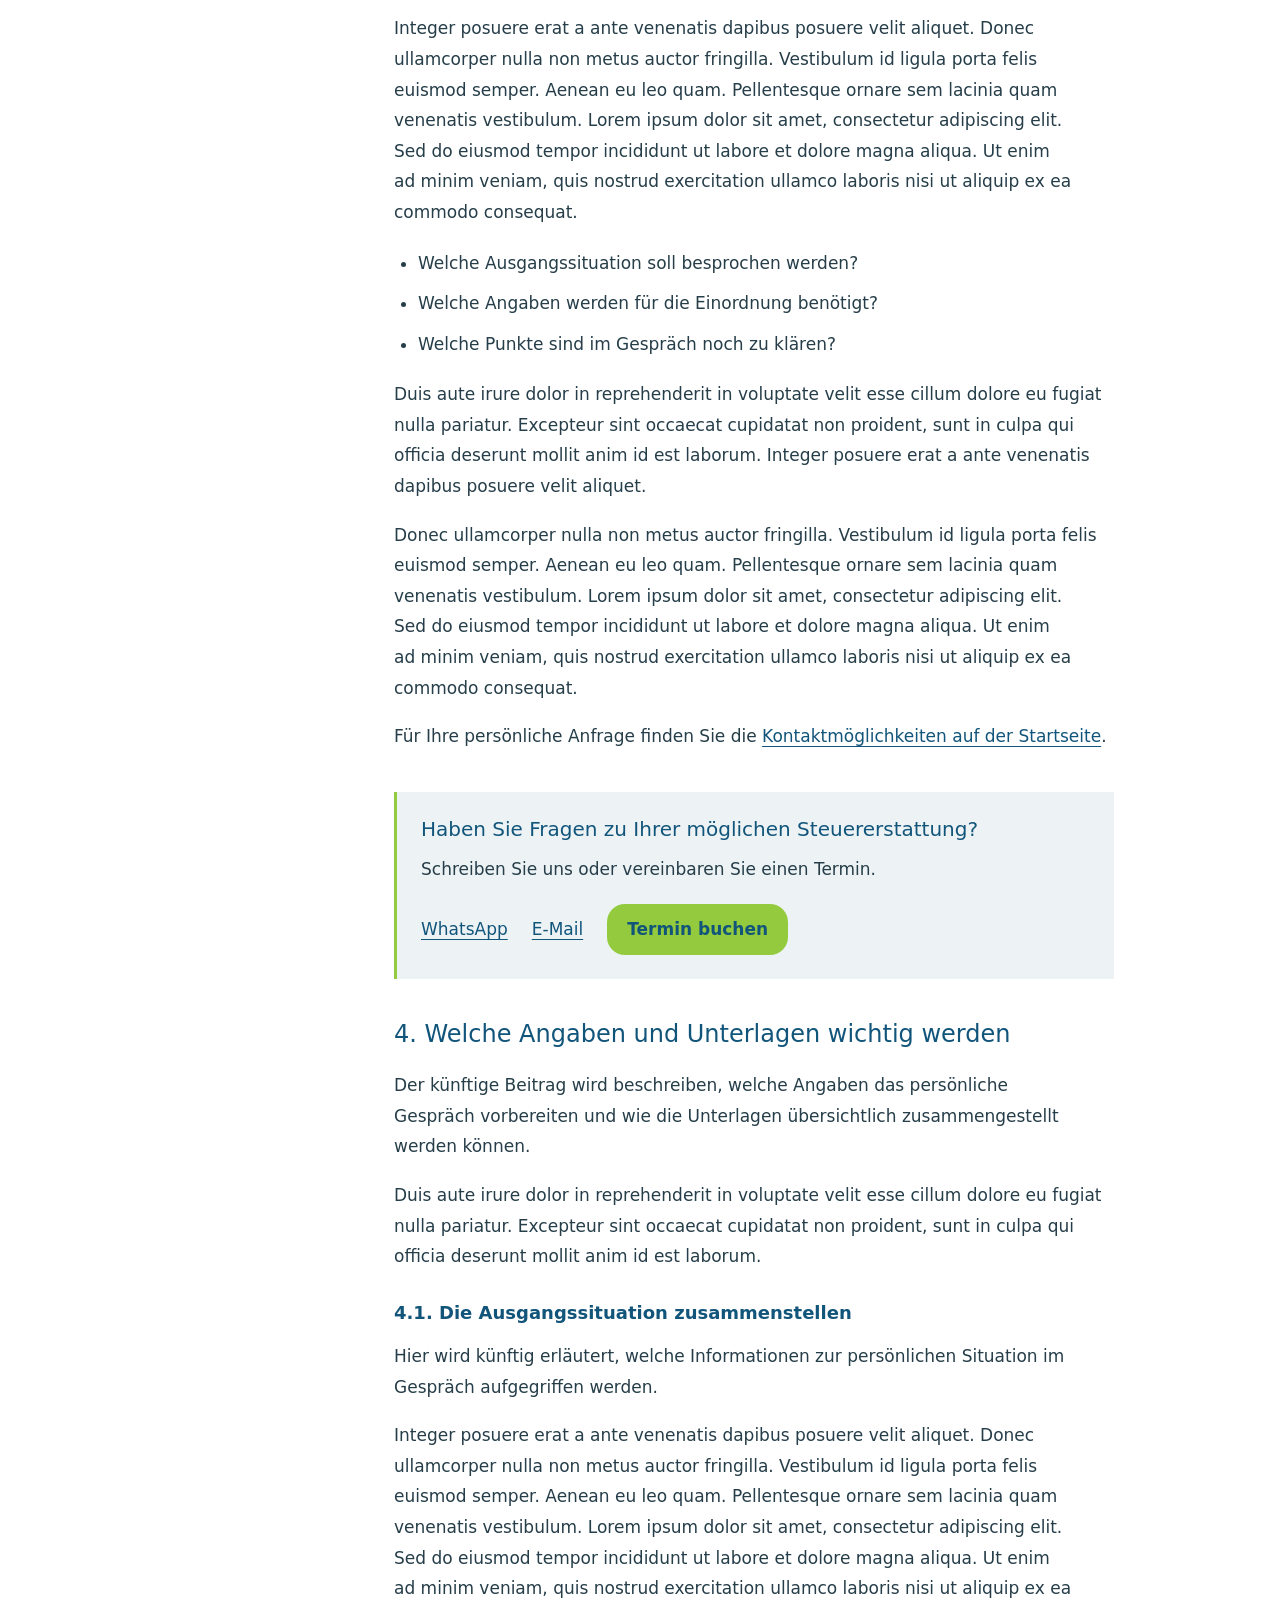
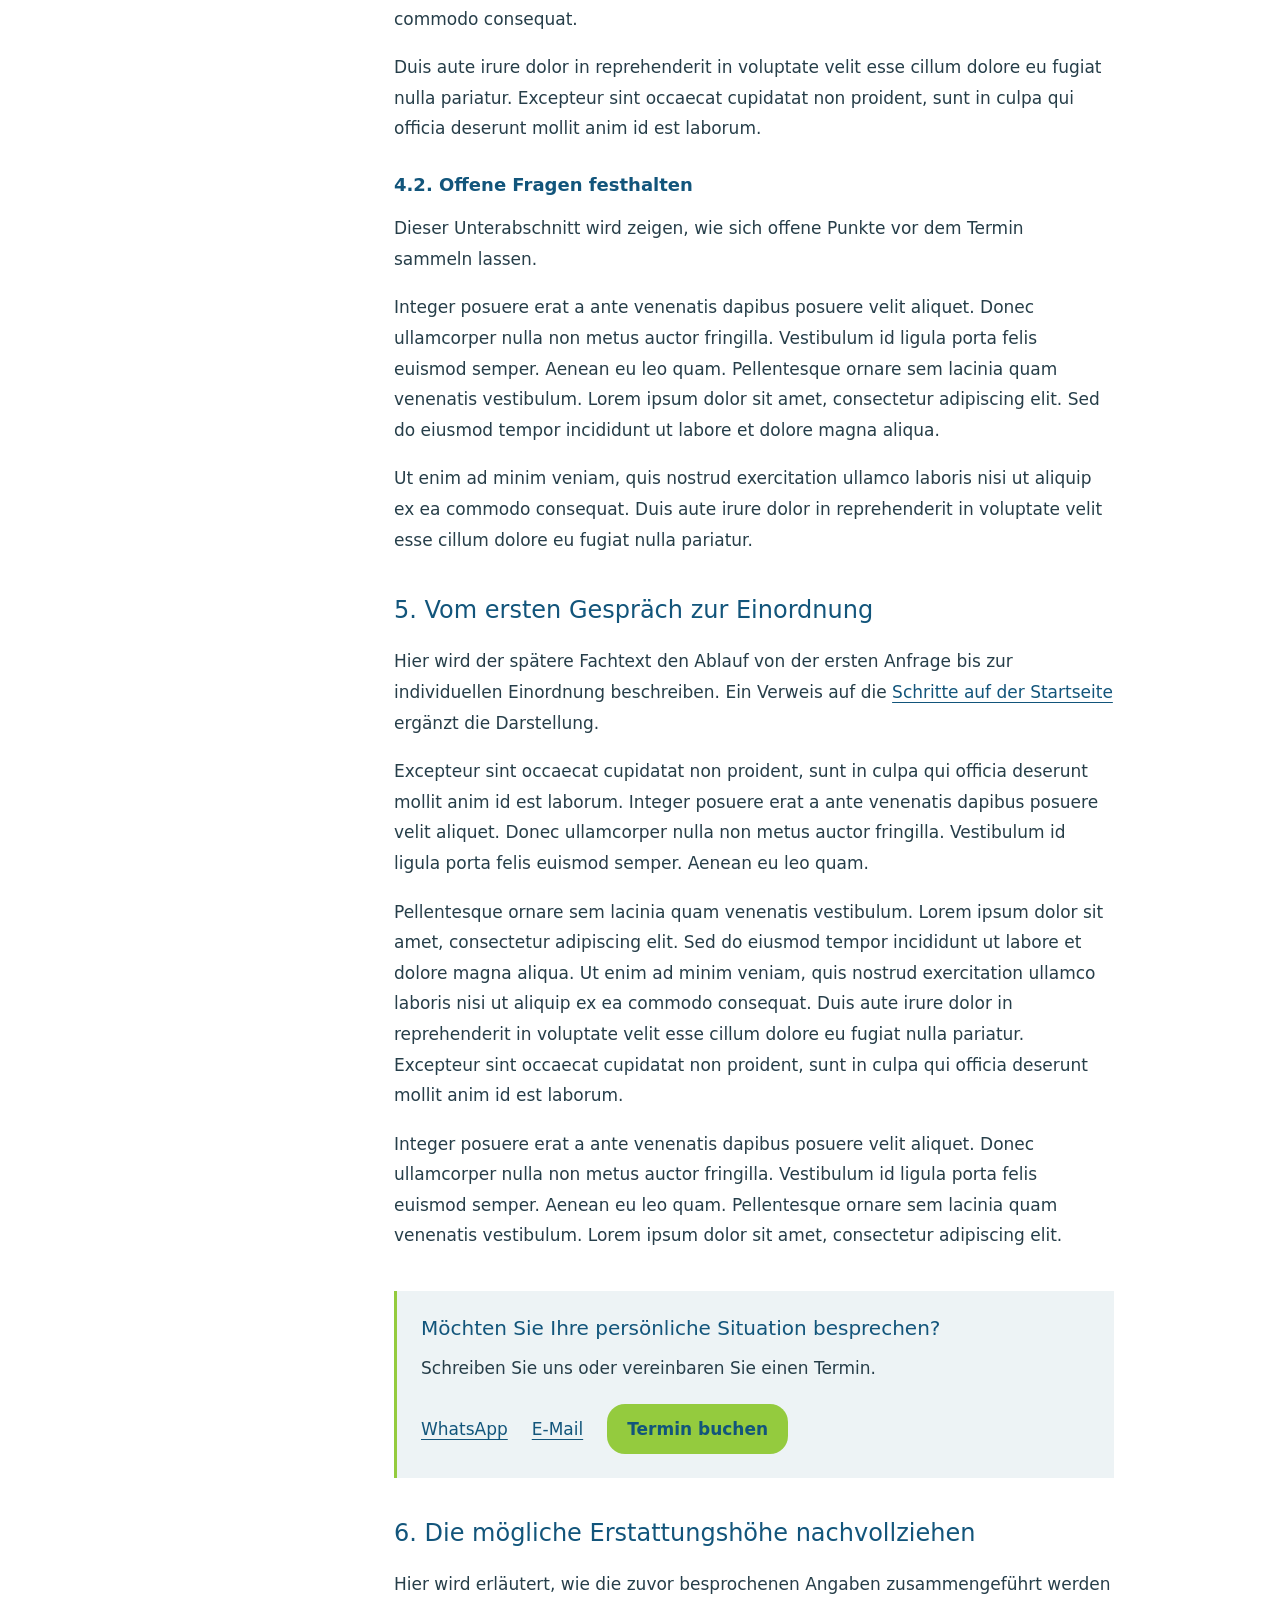
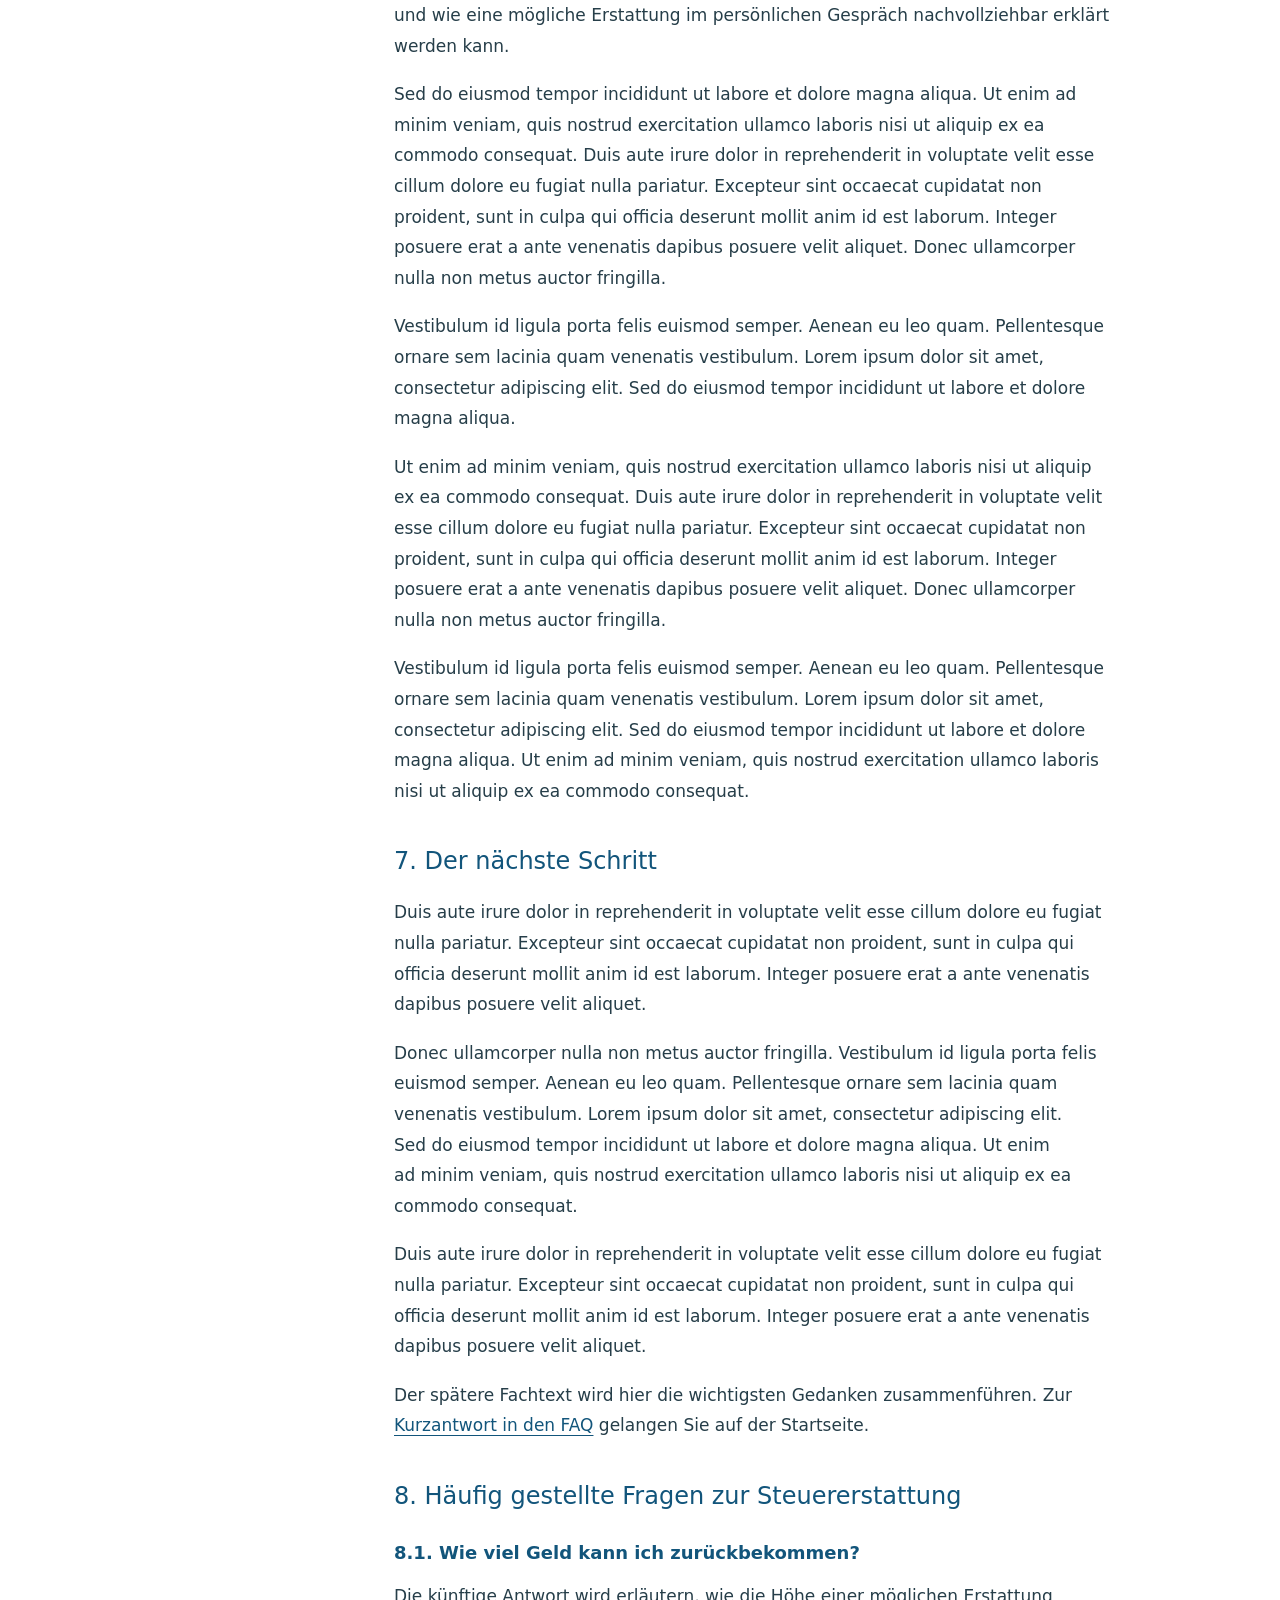
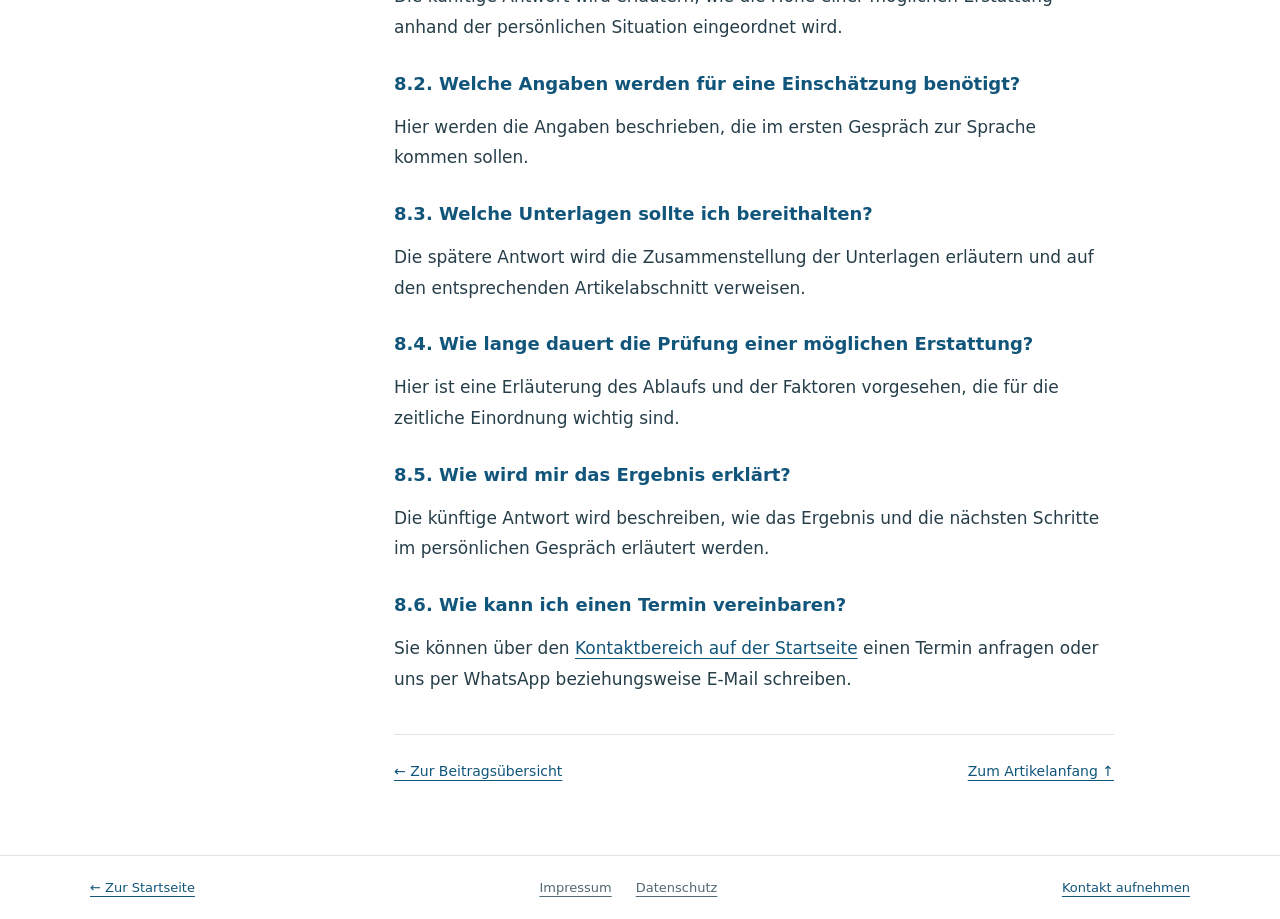
<file: wie-viel-geld-bekomme-ich.html>
<!DOCTYPE html>
<html lang="de">

<head>
    <meta charset="UTF-8">
    <meta name="viewport" content="width=device-width, initial-scale=1.0">
    <title>Wie viel Geld bekomme ich? </title>
    <link rel="stylesheet" href="reset.css">
    <link rel="stylesheet" href="styles.css">
    <link rel="stylesheet" href="knowledge.css">
    <link rel="stylesheet" href="article.css">
    <script src="script.js" defer></script>
</head>

<body class="knowledge-page article-page">
    <a class="skip-link" href="#inhalt">Zum Inhalt</a>
    <header class="site-header knowledge-header">
        <div class="header-container">
            <a class="knowledge-brand" href="index.html" aria-label="Zur Startseite">
                <img class="logo" src="assets/images/Logo_klein_colored.png" alt="" width="75" height="75">
            </a>
            <button type="button" class="hamburger-menu" aria-label="Navigation öffnen oder schließen"
                aria-controls="nav" aria-expanded="false"><span class="bars" aria-hidden="true">☰</span></button>
        </div>
        <nav id="nav" aria-label="Hauptnavigation">
            <a href="blog.html#steuerwissen">Überblick</a>
            <a href="blog.html#beitraege">Beiträge</a>
            <a href="index.html" class="nav-page-switch">Startseite <span aria-hidden="true">→</span></a>
        </nav>
        <div class="CTA-bar"><a href="index.html#contact" class="button">Kontakt aufnehmen</a></div>
    </header>
    <main id="inhalt" class="knowledge-main" tabindex="-1">
        <nav class="breadcrumbs" aria-label="Brotkrümelnavigation">
            <ol>
                <li><a href="index.html">Startseite</a></li>
                <li><a href="blog.html">Fragen &amp; Wissen</a></li>
                <li><span aria-current="page">Wie viel Geld bekomme ich?</span></li>
            </ol>
        </nav>
        <article class="editorial-article" aria-labelledby="artikel-titel">
            <div class="article-intro">
                <div class="article-heading">
                    <h1 id="artikel-titel">Wie viel Geld bekomme ich?</h1>
                    <p class="lead">Wie eine mögliche Steuererstattung zustande kommt und welche Angaben für die
                        Einordnung wichtig sind, soll dieser künftige Beitrag Schritt für Schritt erläutern.</p>
                </div>
                <figure class="video-placeholder" id="video">
                    <a class="video-preview" href="https://www.youtube.com/" target="_blank" rel="noopener noreferrer"
                        aria-label="YouTube-Startseite öffnen (neuer Tab)">
                        <span class="video-symbol" aria-hidden="true">▷</span>
                        <span>Steuererstattung verstehen<small>Videovorschau</small></span>
                    </a>
                    <figcaption>Hier ist eine ergänzende Erklärung von Rinalds vorgesehen. Die Vorschau öffnet vorläufig
                        die YouTube-Startseite in einem neuen Tab.</figcaption>
                </figure>
            </div>
            <div class="article-layout">
                <nav class="article-toc" aria-labelledby="toc-heading">
                    <h2 id="toc-heading">In diesem Beitrag</h2>
                    <ol>
                        <li><a href="#ausgangsfrage">1. Die Ausgangsfrage</a>
                            <ol>
                                <li><a href="#begriffe">1.1. Welche Begriffe werden erläutert?</a></li>
                            </ol>
                        </li>
                        <li><a href="#vergleich">2. Ein Vergleich zur Orientierung</a>
                            <ol>
                                <li><a href="#bausteine">2.1. Die Bausteine im Überblick</a></li>
                                <li><a href="#ergebnis">2.2. Das Ergebnis einordnen</a></li>
                            </ol>
                        </li>
                        <li><a href="#einordnung">3. Den eigenen Fall einordnen</a></li>
                        <li><a href="#unterlagen">4. Welche Angaben und Unterlagen wichtig werden</a>
                            <ol>
                                <li><a href="#angaben">4.1. Die Ausgangssituation zusammenstellen</a></li>
                                <li><a href="#offene-fragen">4.2. Offene Fragen festhalten</a></li>
                            </ol>
                        </li>
                        <li><a href="#ablauf">5. Vom ersten Gespräch zur Einordnung</a></li>
                        <li><a href="#erstattungshoehe">6. Die mögliche Erstattungshöhe nachvollziehen</a></li>
                        <li><a href="#naechster-schritt">7. Der nächste Schritt</a></li>
                        <li><a href="#artikel-faq">8. Häufig gestellte Fragen zur Steuererstattung</a>
                            <ol>
                                <li><a href="#faq-hoehe">8.1. Wie viel Geld kann ich zurückbekommen?</a></li>
                                <li><a href="#faq-angaben">8.2. Welche Angaben werden für eine Einschätzung
                                        benötigt?</a></li>
                                <li><a href="#faq-unterlagen">8.3. Welche Unterlagen sollte ich bereithalten?</a></li>
                                <li><a href="#faq-dauer">8.4. Wie lange dauert die Prüfung einer möglichen
                                        Erstattung?</a></li>
                                <li><a href="#faq-ergebnis">8.5. Wie wird mir das Ergebnis erklärt?</a></li>
                                <li><a href="#faq-termin">8.6. Wie kann ich einen Termin vereinbaren?</a></li>
                            </ol>
                        </li>
                    </ol>
                </nav>
                <div class="article-body">
                    <section id="ausgangsfrage" class="knowledge-section">
                        <h2>1. Die Ausgangsfrage</h2>
                        <p>„Warum bekomme ich Geld zurück?“ Bevor Zahlen ins Spiel kommen, soll der künftige Beitrag die
                            Begriffe und die Ausgangssituation verständlich erklären. Rinalds wird hier die fachliche
                            Einleitung ergänzen.</p>
                        <p>Die Erläuterung wird den Weg von einer allgemeinen Frage zur persönlichen Situation
                            beschreiben. Der künftige Fachtext wird erläutern, welche Voraussetzungen dabei eine Rolle
                            spielen.</p>
                        <p>Lorem ipsum dolor sit amet, consectetur adipiscing elit. Sed do eiusmod tempor incididunt ut
                            labore et dolore magna aliqua. Ut enim ad minim veniam, quis nostrud exercitation ullamco
                            laboris nisi ut aliquip ex ea commodo consequat. Duis aute irure dolor in reprehenderit in
                            voluptate velit esse cillum dolore eu fugiat nulla pariatur.</p>
                        <h3 id="begriffe">1.1. Welche Begriffe werden erläutert?</h3>
                        <p>Hier ist Raum für kurze Definitionen, Beispiele und Verweise. Die Redaktion wird die
                            notwendigen Begriffe auswählen und mit nachvollziehbaren Quellen ergänzen.</p>
                        <p>Excepteur sint occaecat cupidatat non proident, sunt in culpa qui officia deserunt mollit
                            anim id est laborum. Integer posuere erat a ante venenatis dapibus posuere velit aliquet.
                            Donec ullamcorper nulla non metus auctor fringilla. Vestibulum id ligula porta felis euismod
                            semper. Aenean eu leo quam. Pellentesque ornare sem lacinia quam venenatis vestibulum. Lorem
                            ipsum dolor sit amet, consectetur adipiscing elit. Sed do eiusmod tempor incididunt ut
                            labore et dolore magna aliqua.</p>
                        <p>Ut enim ad minim veniam, quis nostrud exercitation ullamco laboris nisi ut aliquip ex ea
                            commodo consequat. Duis aute irure dolor in reprehenderit in voluptate velit esse cillum
                            dolore eu fugiat nulla pariatur. Excepteur sint occaecat cupidatat non proident, sunt in
                            culpa qui officia deserunt mollit anim id est laborum.</p>
                    </section>
                    <section id="vergleich" class="knowledge-section">
                        <h2>2. Ein Vergleich zur Orientierung</h2>
                        <p>Eine Tabelle kann Zusammenhänge auf einen Blick zugänglich machen. Die folgenden Bausteine
                            zeigen, welche Leitfragen der künftige Beitrag aufgreifen wird.</p>
                        <p>Integer posuere erat a ante venenatis dapibus posuere velit aliquet. Donec ullamcorper nulla
                            non metus auctor fringilla. Vestibulum id ligula porta felis euismod semper. Aenean eu leo
                            quam. Pellentesque ornare sem lacinia quam venenatis vestibulum.</p>
                        <h3 id="bausteine">2.1. Die Bausteine im Überblick</h3>
                        <p>Lorem ipsum dolor sit amet, consectetur adipiscing elit. Sed do eiusmod tempor incididunt ut
                            labore et dolore magna aliqua. Ut enim ad minim veniam, quis nostrud exercitation ullamco
                            laboris nisi ut aliquip ex ea commodo consequat. Duis aute irure dolor in reprehenderit in
                            voluptate velit esse cillum dolore eu fugiat nulla pariatur. Excepteur sint occaecat
                            cupidatat non proident, sunt in culpa qui officia deserunt mollit anim id est laborum.</p>
                        <div class="table-scroll" role="region" aria-labelledby="vergleich-caption" tabindex="0">
                            <table>
                                <caption id="vergleich-caption">Bausteine der geplanten Erläuterung</caption>
                                <thead>
                                    <tr>
                                        <th scope="col">Baustein</th>
                                        <th scope="col">Leitfrage im Fachtext</th>
                                        <th scope="col">Inhalt</th>
                                    </tr>
                                </thead>
                                <tbody>
                                    <tr>
                                        <th scope="row">Ausgangssituation</th>
                                        <td>Welche Angaben liegen vor?</td>
                                        <td>Noch zu ergänzen</td>
                                    </tr>
                                    <tr>
                                        <th scope="row">Vergleich</th>
                                        <td>Was wird gegenübergestellt?</td>
                                        <td>Noch fachlich zu erläutern</td>
                                    </tr>
                                    <tr>
                                        <th scope="row">Ergebnis</th>
                                        <td>Wie ist das Ergebnis einzuordnen?</td>
                                        <td>Noch zu erläutern</td>
                                    </tr>
                                </tbody>
                            </table>
                        </div>
                        <h3 id="ergebnis">2.2. Das Ergebnis einordnen</h3>
                        <p>Der spätere Beitrag kann hier ein Rechenbeispiel aufnehmen. Annahmen und Grenzen sollen dabei
                            unmittelbar am Beispiel erklärt werden.</p>
                        <p>Integer posuere erat a ante venenatis dapibus posuere velit aliquet. Donec ullamcorper nulla
                            non metus auctor fringilla. Vestibulum id ligula porta felis euismod semper. Aenean eu leo
                            quam. Pellentesque ornare sem lacinia quam venenatis vestibulum. Lorem ipsum dolor sit amet,
                            consectetur adipiscing elit.</p>
                        <p>Sed do eiusmod tempor incididunt ut labore et dolore magna aliqua. Ut enim ad minim veniam,
                            quis nostrud exercitation ullamco laboris nisi ut aliquip ex ea commodo consequat. Duis aute
                            irure dolor in reprehenderit in voluptate velit esse cillum dolore eu fugiat nulla pariatur.
                            Excepteur sint occaecat cupidatat non proident, sunt in culpa qui officia deserunt mollit
                            anim id est laborum.</p>
                    </section>
                    <section id="einordnung" class="knowledge-section">
                        <h2>3. Den eigenen Fall einordnen</h2>
                        <p>Ein allgemeiner Beitrag kann das persönliche Gespräch vorbereiten. Für dieses Artikelformat
                            sind beispielsweise folgende Fragen vorgesehen:</p>
                        <p>Integer posuere erat a ante venenatis dapibus posuere velit aliquet. Donec ullamcorper nulla
                            non metus auctor fringilla. Vestibulum id ligula porta felis euismod semper. Aenean eu leo
                            quam. Pellentesque ornare sem lacinia quam venenatis vestibulum. Lorem ipsum dolor sit amet,
                            consectetur adipiscing elit. Sed do eiusmod tempor incididunt ut labore et dolore magna
                            aliqua. Ut enim ad minim veniam, quis nostrud exercitation ullamco laboris nisi ut aliquip
                            ex ea commodo consequat.</p>
                        <ul>
                            <li>Welche Ausgangssituation soll besprochen werden?</li>
                            <li>Welche Angaben werden für die Einordnung benötigt?</li>
                            <li>Welche Punkte sind im Gespräch noch zu klären?</li>
                        </ul>
                        <p>Duis aute irure dolor in reprehenderit in voluptate velit esse cillum dolore eu fugiat nulla
                            pariatur. Excepteur sint occaecat cupidatat non proident, sunt in culpa qui officia deserunt
                            mollit anim id est laborum. Integer posuere erat a ante venenatis dapibus posuere velit
                            aliquet.</p>
                        <p>Donec ullamcorper nulla non metus auctor fringilla. Vestibulum id ligula porta felis euismod
                            semper. Aenean eu leo quam. Pellentesque ornare sem lacinia quam venenatis vestibulum. Lorem
                            ipsum dolor sit amet, consectetur adipiscing elit. Sed do eiusmod tempor incididunt ut
                            labore et dolore magna aliqua. Ut enim ad minim veniam, quis nostrud exercitation ullamco
                            laboris nisi ut aliquip ex ea commodo consequat.</p>
                        <p>Für Ihre persönliche Anfrage finden Sie die <a href="index.html#contact">Kontaktmöglichkeiten
                                auf der Startseite</a>.</p>
                    </section>
                    <aside class="article-contact" aria-labelledby="kontakt-fragen">
                        <h2 id="kontakt-fragen">Haben Sie Fragen zu Ihrer möglichen Steuererstattung?</h2>
                        <p>Schreiben Sie uns oder vereinbaren Sie einen Termin.</p>
                        <div class="article-contact__links">
                            <a href="https://wa.me/49221234567" target="_blank" rel="noopener noreferrer">WhatsApp</a>
                            <a
                                href="mailto:hallo@steuerberatung.com?subject=Steuern%20einfach%20machen&amp;body=Hallo,%0A%0Aich%20möchte%20die%20Erstattung%20von%20Steuern%20prüfen%20...">E-Mail</a>
                            <a class="button" href="index.html#contact">Termin buchen</a>
                        </div>
                    </aside>
                    <section id="unterlagen" class="knowledge-section">
                        <h2>4. Welche Angaben und Unterlagen wichtig werden</h2>
                        <p>Der künftige Beitrag wird beschreiben, welche Angaben das persönliche Gespräch vorbereiten
                            und wie die Unterlagen übersichtlich zusammengestellt werden können.</p>
                        <p>Duis aute irure dolor in reprehenderit in voluptate velit esse cillum dolore eu fugiat nulla
                            pariatur. Excepteur sint occaecat cupidatat non proident, sunt in culpa qui officia deserunt
                            mollit anim id est laborum.</p>
                        <h3 id="angaben">4.1. Die Ausgangssituation zusammenstellen</h3>
                        <p>Hier wird künftig erläutert, welche Informationen zur persönlichen Situation im Gespräch
                            aufgegriffen werden.</p>
                        <p>Integer posuere erat a ante venenatis dapibus posuere velit aliquet. Donec ullamcorper nulla
                            non metus auctor fringilla. Vestibulum id ligula porta felis euismod semper. Aenean eu leo
                            quam. Pellentesque ornare sem lacinia quam venenatis vestibulum. Lorem ipsum dolor sit amet,
                            consectetur adipiscing elit. Sed do eiusmod tempor incididunt ut labore et dolore magna
                            aliqua. Ut enim ad minim veniam, quis nostrud exercitation ullamco laboris nisi ut aliquip
                            ex ea commodo consequat.</p>
                        <p>Duis aute irure dolor in reprehenderit in voluptate velit esse cillum dolore eu fugiat nulla
                            pariatur. Excepteur sint occaecat cupidatat non proident, sunt in culpa qui officia deserunt
                            mollit anim id est laborum.</p>
                        <h3 id="offene-fragen">4.2. Offene Fragen festhalten</h3>
                        <p>Dieser Unterabschnitt wird zeigen, wie sich offene Punkte vor dem Termin sammeln lassen.</p>
                        <p>Integer posuere erat a ante venenatis dapibus posuere velit aliquet. Donec ullamcorper nulla
                            non metus auctor fringilla. Vestibulum id ligula porta felis euismod semper. Aenean eu leo
                            quam. Pellentesque ornare sem lacinia quam venenatis vestibulum. Lorem ipsum dolor sit amet,
                            consectetur adipiscing elit. Sed do eiusmod tempor incididunt ut labore et dolore magna
                            aliqua.</p>
                        <p>Ut enim ad minim veniam, quis nostrud exercitation ullamco laboris nisi ut aliquip ex ea
                            commodo consequat. Duis aute irure dolor in reprehenderit in voluptate velit esse cillum
                            dolore eu fugiat nulla pariatur.</p>
                    </section>
                    <section id="ablauf" class="knowledge-section">
                        <h2>5. Vom ersten Gespräch zur Einordnung</h2>
                        <p>Hier wird der spätere Fachtext den Ablauf von der ersten Anfrage bis zur individuellen
                            Einordnung beschreiben. Ein Verweis auf die <a href="index.html#process">Schritte auf der
                                Startseite</a> ergänzt die Darstellung.</p>
                        <p>Excepteur sint occaecat cupidatat non proident, sunt in culpa qui officia deserunt mollit
                            anim id est laborum. Integer posuere erat a ante venenatis dapibus posuere velit aliquet.
                            Donec ullamcorper nulla non metus auctor fringilla. Vestibulum id ligula porta felis euismod
                            semper. Aenean eu leo quam.</p>
                        <p>Pellentesque ornare sem lacinia quam venenatis vestibulum. Lorem ipsum dolor sit amet,
                            consectetur adipiscing elit. Sed do eiusmod tempor incididunt ut labore et dolore magna
                            aliqua. Ut enim ad minim veniam, quis nostrud exercitation ullamco laboris nisi ut aliquip
                            ex ea commodo consequat. Duis aute irure dolor in reprehenderit in voluptate velit esse
                            cillum dolore eu fugiat nulla pariatur. Excepteur sint occaecat cupidatat non proident, sunt
                            in culpa qui officia deserunt mollit anim id est laborum.</p>
                        <p>Integer posuere erat a ante venenatis dapibus posuere velit aliquet. Donec ullamcorper nulla
                            non metus auctor fringilla. Vestibulum id ligula porta felis euismod semper. Aenean eu leo
                            quam. Pellentesque ornare sem lacinia quam venenatis vestibulum. Lorem ipsum dolor sit amet,
                            consectetur adipiscing elit.</p>
                    </section>
                    <aside class="article-contact" aria-labelledby="kontakt-vergleich">
                        <h2 id="kontakt-vergleich">Möchten Sie Ihre persönliche Situation besprechen?</h2>
                        <p>Schreiben Sie uns oder vereinbaren Sie einen Termin.</p>
                        <div class="article-contact__links">
                            <a href="https://wa.me/49221234567" target="_blank" rel="noopener noreferrer">WhatsApp</a>
                            <a
                                href="mailto:hallo@steuerberatung.com?subject=Steuern%20einfach%20machen&amp;body=Hallo,%0A%0Aich%20möchte%20die%20Erstattung%20von%20Steuern%20prüfen%20...">E-Mail</a>
                            <a class="button" href="index.html#contact">Termin buchen</a>
                        </div>
                    </aside>
                    <section id="erstattungshoehe" class="knowledge-section">
                        <h2>6. Die mögliche Erstattungshöhe nachvollziehen</h2>
                        <p>Hier wird erläutert, wie die zuvor besprochenen Angaben zusammengeführt werden und wie eine
                            mögliche Erstattung im persönlichen Gespräch nachvollziehbar erklärt werden kann.</p>
                        <p>Sed do eiusmod tempor incididunt ut labore et dolore magna aliqua. Ut enim ad minim veniam,
                            quis nostrud exercitation ullamco laboris nisi ut aliquip ex ea commodo consequat. Duis aute
                            irure dolor in reprehenderit in voluptate velit esse cillum dolore eu fugiat nulla pariatur.
                            Excepteur sint occaecat cupidatat non proident, sunt in culpa qui officia deserunt mollit
                            anim id est laborum. Integer posuere erat a ante venenatis dapibus posuere velit aliquet.
                            Donec ullamcorper nulla non metus auctor fringilla.</p>
                        <p>Vestibulum id ligula porta felis euismod semper. Aenean eu leo quam. Pellentesque ornare sem
                            lacinia quam venenatis vestibulum. Lorem ipsum dolor sit amet, consectetur adipiscing elit.
                            Sed do eiusmod tempor incididunt ut labore et dolore magna aliqua.</p>
                        <p>Ut enim ad minim veniam, quis nostrud exercitation ullamco laboris nisi ut aliquip ex ea
                            commodo consequat. Duis aute irure dolor in reprehenderit in voluptate velit esse cillum
                            dolore eu fugiat nulla pariatur. Excepteur sint occaecat cupidatat non proident, sunt in
                            culpa qui officia deserunt mollit anim id est laborum. Integer posuere erat a ante venenatis
                            dapibus posuere velit aliquet. Donec ullamcorper nulla non metus auctor fringilla.</p>
                        <p>Vestibulum id ligula porta felis euismod semper. Aenean eu leo quam. Pellentesque ornare sem
                            lacinia quam venenatis vestibulum. Lorem ipsum dolor sit amet, consectetur adipiscing elit.
                            Sed do eiusmod tempor incididunt ut labore et dolore magna aliqua. Ut enim ad minim veniam,
                            quis nostrud exercitation ullamco laboris nisi ut aliquip ex ea commodo consequat.</p>
                    </section>
                    <section id="naechster-schritt" class="knowledge-section">
                        <h2>7. Der nächste Schritt</h2>
                        <p>Duis aute irure dolor in reprehenderit in voluptate velit esse cillum dolore eu fugiat nulla
                            pariatur. Excepteur sint occaecat cupidatat non proident, sunt in culpa qui officia deserunt
                            mollit anim id est laborum. Integer posuere erat a ante venenatis dapibus posuere velit
                            aliquet.</p>
                        <p>Donec ullamcorper nulla non metus auctor fringilla. Vestibulum id ligula porta felis euismod
                            semper. Aenean eu leo quam. Pellentesque ornare sem lacinia quam venenatis vestibulum. Lorem
                            ipsum dolor sit amet, consectetur adipiscing elit. Sed do eiusmod tempor incididunt ut
                            labore et dolore magna aliqua. Ut enim ad minim veniam, quis nostrud exercitation ullamco
                            laboris nisi ut aliquip ex ea commodo consequat.</p>
                        <p>Duis aute irure dolor in reprehenderit in voluptate velit esse cillum dolore eu fugiat nulla
                            pariatur. Excepteur sint occaecat cupidatat non proident, sunt in culpa qui officia deserunt
                            mollit anim id est laborum. Integer posuere erat a ante venenatis dapibus posuere velit
                            aliquet.</p>
                        <p>Der spätere Fachtext wird hier die wichtigsten Gedanken zusammenführen. Zur <a
                                href="index.html#FAQ-panel-refund">Kurzantwort in den FAQ</a> gelangen Sie auf der
                            Startseite.</p>
                    </section>
                    <section id="artikel-faq" class="knowledge-section">
                        <h2>8. Häufig gestellte Fragen zur Steuererstattung</h2>
                        <h3 id="faq-hoehe">8.1. Wie viel Geld kann ich zurückbekommen?</h3>
                        <p>Die künftige Antwort wird erläutern, wie die Höhe einer möglichen Erstattung anhand der
                            persönlichen Situation eingeordnet wird.</p>
                        <h3 id="faq-angaben">8.2. Welche Angaben werden für eine Einschätzung benötigt?</h3>
                        <p>Hier werden die Angaben beschrieben, die im ersten Gespräch zur Sprache kommen sollen.</p>
                        <h3 id="faq-unterlagen">8.3. Welche Unterlagen sollte ich bereithalten?</h3>
                        <p>Die spätere Antwort wird die Zusammenstellung der Unterlagen erläutern und auf den
                            entsprechenden Artikelabschnitt verweisen.</p>
                        <h3 id="faq-dauer">8.4. Wie lange dauert die Prüfung einer möglichen Erstattung?</h3>
                        <p>Hier ist eine Erläuterung des Ablaufs und der Faktoren vorgesehen, die für die zeitliche
                            Einordnung wichtig sind.</p>
                        <h3 id="faq-ergebnis">8.5. Wie wird mir das Ergebnis erklärt?</h3>
                        <p>Die künftige Antwort wird beschreiben, wie das Ergebnis und die nächsten Schritte im
                            persönlichen Gespräch erläutert werden.</p>
                        <h3 id="faq-termin">8.6. Wie kann ich einen Termin vereinbaren?</h3>
                        <p>Sie können über den <a href="index.html#contact">Kontaktbereich auf der Startseite</a> einen
                            Termin anfragen oder uns per WhatsApp beziehungsweise E-Mail schreiben.</p>
                    </section>
                    <nav class="article-navigation" aria-label="Weiterführende Navigation">
                        <a href="blog.html#beitraege">← Zur Beitragsübersicht</a>
                        <a href="#artikel-titel">Zum Artikelanfang ↑</a>
                    </nav>
                </div>
            </div>
            <aside class="overview-sidebar" aria-labelledby="ansprechpartner-heading">
                <h2 id="ansprechpartner-heading">Ihr Ansprechpartner</h2>
                <img class="advisor-portrait" src="assets/images/portrait-placeholder.png"
                    alt="Porträt-Platzhalter für Rinalds" width="320" height="360">
                <h3>Rinalds Rozenfelds</h3>
                <p>Position</p>
                <address class="advisor-contact">
                    <div class="contact-method">
                        <a href="https://wa.me/49221234567" target="_blank" rel="noopener noreferrer">
                            <img class="advisor-contact__logo" src="assets/images/danneiva-whatsapp-873316_1920.png" alt="" width="20"
                                height="20">
                            <span>WhatsApp</span>
                        </a>
                        <button type="button" class="contact-copy" data-copy-value="+49 221 234567"
                            data-copy-label="Telefonnummer" aria-label="Telefonnummer +49 221 234567 kopieren"
                            title="Telefonnummer kopieren">
                            <span class="contact-copy__value">+49 221 234567</span>
                            <svg class="contact-copy__icon contact-copy__icon--copy" aria-hidden="true"
                                viewBox="0 0 24 24">
                                <path d="M8 8V5a2 2 0 0 1 2-2h9a2 2 0 0 1 2 2v9a2 2 0 0 1-2 2h-3" />
                                <rect x="3" y="8" width="13" height="13" rx="2" />
                            </svg>
                            <svg class="contact-copy__icon contact-copy__icon--success" aria-hidden="true"
                                viewBox="0 0 24 24">
                                <path d="m5 12 4 4L19 6" />
                            </svg>
                            <span class="contact-copy__feedback" aria-live="polite"></span>
                        </button>
                    </div>
                    <div class="contact-method">
                        <a
                            href="mailto:hallo@steuerberatung.com?subject=Steuern%20einfach%20machen&amp;body=Hallo,%0A%0Aich%20möchte%20die%20Erstattung%20von%20Steuern%20prüfen%20...">
                            <img class="advisor-contact__logo advisor-contact__logo--email"
                                src="assets/images/mail.png" alt="" width="20" height="20">
                            <span>E-Mail</span>
                        </a>
                        <button type="button" class="contact-copy" data-copy-value="hallo@steuerberatung.com"
                            data-copy-label="E-Mail-Adresse"
                            aria-label="E-Mail-Adresse hallo@steuerberatung.com kopieren"
                            title="E-Mail-Adresse kopieren">
                            <span class="contact-copy__value">hallo@steuerberatung.com</span>
                            <svg class="contact-copy__icon contact-copy__icon--copy" aria-hidden="true"
                                viewBox="0 0 24 24">
                                <path d="M8 8V5a2 2 0 0 1 2-2h9a2 2 0 0 1 2 2v9a2 2 0 0 1-2 2h-3" />
                                <rect x="3" y="8" width="13" height="13" rx="2" />
                            </svg>
                            <svg class="contact-copy__icon contact-copy__icon--success" aria-hidden="true"
                                viewBox="0 0 24 24">
                                <path d="m5 12 4 4L19 6" />
                            </svg>
                            <span class="contact-copy__feedback" aria-live="polite"></span>
                        </button>
                    </div>
                    <div class="contact-method">
                        <a href="index.html#contact">
                            <svg class="advisor-contact__logo advisor-contact__logo--calendar" aria-hidden="true"
                                viewBox="0 0 24 24">
                                <rect x="3" y="5" width="18" height="16" rx="2" />
                                <path d="M16 3v4M8 3v4M3 11h18" />
                            </svg>
                            <span>Termin buchen</span>
                        </a>
                    </div>
                </address>
            </aside>
        </article>
    </main>
    <footer class="knowledge-footer">
        <a href="index.html">← Zur Startseite</a>
        <nav class="footer__legal" aria-label="Rechtliche Informationen">
            <a href="impressum.html">Impressum</a>
            <a href="datenschutz.html">Datenschutz</a>
        </nav>
        <a href="index.html#contact">Kontakt aufnehmen</a>
    </footer>
</body>

</html>
</file>
<file: styles.css>
/* Design Tokens */
:root {
    --page__background: white;
    --text--main: #12557b;
    --text--on-dark: white;
    --accent--main: #94CB3E;
    --accent--on-dark: #C5E895;
    --spacing__horizontal--level1: calc(20.6px + 2vw);
    --spacing__horizontal--level2: 30px;
    --spacing__horizontal--level3: 10px;
    --spacing__vertical--level1: 40px;
    --spacing__vertical--level2: 30px;
    --spacing__vertical--level3: 20px;
    --spacing__vertical--level4: 15px;
    --spacing__vertical--level5: 10px;
    --spacing__vertical--level6: 4px;
    --logo-size: 75px;
    --header-height: calc(var(--logo-size) + 2 * var(--spacing__vertical--level4));
}

/* Global Elements */
body {
    background: var(--page__background);
    color: var(--text--main);
}

h1 {
    font-size: calc(1.5vw + 15px);
    font-weight: 500;
}

h2 {
    font-size: 27px;
    margin-bottom: var(--spacing__vertical--level2);
}

h3 {
    font-size: 21px;
    margin-top: var(--spacing__vertical--level3);
    margin-bottom: var(--spacing__vertical--level5);
}

a {
    color: var(--text--main);
    text-decoration: none;
}

address {
    font-style: normal;
}

.logo {
    width: var(--logo-size);
    height: var(--logo-size);
    aspect-ratio: 1 / 1;
    object-fit: contain;
    flex-shrink: 0;
}

button,
.button {
    border: none;
    cursor: pointer;
}

.button {
    background-color: var(--accent--main);
    color: var(--text--main);
    font-weight: 600;
    display: inline-block;
    transition-duration: 500ms;
    transition-property: transform;
}

.button:hover {
    transform: scaleX(0.97);
}

/* Utilities */
.inactive {
    display: none;
}

/* Header/Nav */
.site-header {
    position: fixed;
    z-index: 1;
    width: 100vw;
    display: flex;
    background-color: white;
    padding: var(--spacing__vertical--level4) var(--spacing__horizontal--level1);
    gap: 50px;
    align-items: center;
    flex-wrap: wrap;
}

.header-container {
    display: flex;
    justify-content: space-between;
    align-items: center;
}

.hamburger-menu {
    display: none;
    background-color: transparent;
    transition-duration: 500ms;
    transition-property: transform;
}

.hamburger-menu:hover {
    transform: scaleX(1.15);
}

.bars {
    font-size: 1.5em;
    line-height: 1;
    font-style: normal;
    display: inline-block;
}

.site-header nav {
    display: flex;
    gap: 10px;
    justify-content: flex-start;
    flex-grow: 1;
}

.site-header .button {
    padding: 8px 20px;
    border-radius: 18px;
}

@media screen and (width <=700px) {
    .header-container {
        width: 100%;
    }

    .hamburger-menu {
        display: flex;
        justify-content: center;
        align-items: center;
    }

    .site-header nav {
        display: none;
    }

    .site-header .CTA-bar {
        display: none;
    }

    body:has(.site-header nav.responsive) {
        /* Disable scrolling */
        overflow: hidden;
    }

    .site-header:has(nav.responsive) {
        height: 100vh;
        align-items: flex-start;
        gap: 30px;
    }

    .site-header nav.responsive {
        height: 100%;
        display: flex;
        flex-direction: column;
    }
}

.site-header nav a {
    padding: 0 0.5vw;
    border-bottom: 2px solid transparent;
}

.site-header nav:has(.nav-page-switch) {
    align-items: center;
}

.site-header nav .nav-page-switch {
    white-space: nowrap;
    word-spacing: 4px;
    margin-inline-start: var(--spacing__horizontal--level3);
    padding-inline-start: calc(2 * var(--spacing__horizontal--level3));
    border-inline-start: 1px solid #dce4e5;
    font-weight: 600;
}

.site-header nav .nav-page-switch:hover,
.site-header nav .nav-page-switch:focus-visible {
    text-decoration: underline;
    text-decoration-skip-ink: none;
    text-underline-offset: 4px;
}

.site-header nav .nav-page-switch:focus-visible {
    outline: 2px solid var(--text--main);
    outline-offset: 3px;
}

.site-header nav.responsive .nav-page-switch {
    margin-inline-start: 0;
    margin-block-start: var(--spacing__vertical--level5);
    padding-block-start: var(--spacing__vertical--level3);
    padding-inline-start: 0.5vw;
    border-inline-start: 0;
    border-block-start: 1px solid #dce4e5;
}

.site-header nav.responsive:has(.nav-page-switch) {
    align-items: stretch;
}

.site-header nav:not(.responsive) a.active {
    border-bottom: 2px solid var(--accent--main);
}

/* Hero */
.hero {
    position: relative;
    background-color: black;
}

.hero img {
    width: 100%;
    height: 500px;
    object-fit: cover;
    object-position: center 35%;
    opacity: 0.6;
}

.hero h1 {
    color: var(--text--on-dark);
    position: absolute;
    left: 10%;
    top: 40%;
}

/* Landing page sections */
.landing-page main>section {
    min-height: 350px;
    padding-top: var(--spacing__vertical--level1);
    padding-right: var(--spacing__horizontal--level1);
    padding-bottom: var(--spacing__vertical--level3);
    padding-left: var(--spacing__horizontal--level1);
    background-color: white;
    box-shadow: 0 16px 40px rgb(37 58 50 / 7%);
    scroll-margin-top: var(--header-height);
}

.landing-page main>section:nth-of-type(even) {
    background-color: #f2f3ee;
}

/* Process */
#process {
    text-align: center;
}

.process__container {
    display: flex;
    flex-wrap: wrap;
    justify-content: center;
    gap: 50px;
}

.process__container img {
    width: 50px;
    height: 50px;
}

.process__step {
    width: 270px;
    padding: var(--spacing__vertical--level3) 0;
}

.process__step img {
    margin: auto;
}

/* FAQ */
#FAQ {
    display: flex;
}

.FAQ__container {
    display: grid;
    grid-template-columns: minmax(0, 300px) minmax(0, 500px);
    width: 100%;
    max-width: 900px;
    margin: auto;
    gap: var(--spacing__horizontal--level2);
    align-items: start;
}

#FAQ h2 {
    margin-top: var(--spacing__vertical--level5);
}

.FAQ__questions {
    display: flex;
    flex-direction: column;
    gap: var(--spacing__vertical--level5);
}

.FAQ__questions [role="tab"] {
    width: 100%;
    min-height: 44px;
    padding: 10px 15px;
    border-left: 3px solid transparent;
    background-color: transparent;
    color: var(--text--main);
    text-align: left;
    overflow-wrap: anywhere;
}

.FAQ__questions [aria-selected="true"] {
    border-left-color: var(--accent--main);
    background-color: white;
    font-weight: 600;
}

.FAQ__questions [role="tab"]:hover {
    background-color: white;
}

.FAQ__questions [role="tab"]:focus-visible,
.FAQ__container__right [role="tabpanel"]:focus-visible,
.FAQ__blog:focus-visible {
    outline: 2px solid var(--text--main);
    outline-offset: 3px;
}

.FAQ__container__right {
    background-color: white;
    border-radius: 15px;
    min-width: 0;
    min-height: 300px;
    padding: 30px 20px 40px 20px;
}

.FAQ__container__right h3 {
    margin-top: 0;
}

.FAQ__blog {
    padding: 5px 15px;
    border-radius: 18px;
    margin-top: var(--spacing__vertical--level3);
    transition: none;
}

.FAQ__blog:hover {
    transform: none;
}

@media screen and (width <=700px) {
    .FAQ__container {
        grid-template-columns: minmax(0, 1fr);
        gap: var(--spacing__vertical--level3);
    }
}

/* Kontakt */
#contact {
    display: flex;
    justify-content: center;
    flex-wrap: wrap;
    gap: var(--spacing__horizontal--level1);
    position: relative;
    align-items: stretch;
}

@media screen and (width <=376px) {
    #contact {
        padding-left: calc((100vw - 320px) / 2);
        padding-right: calc((100vw - 320px) / 2);
    }
}

#contact>div {
    flex-grow: 1;
}

.contact__details {
    --accent--main: var(--accent--on-dark);
    background-color: var(--text--main);
    color: white;
    padding: calc(10px + 3vw);
    border-radius: 15px;
}

.contact__header {
    display: flex;
    gap: var(--spacing__horizontal--level2);
    align-items: center;
    margin-bottom: 30px;
}

.contact__logo-frame {
    padding: 10px;
    border-radius: 15px;
    background-color: white;
    flex-shrink: 0;
}

.contact__details h2 {
    margin: 0;
}

.contact__details h3 {
    margin-bottom: var(--spacing__vertical--level6);
}

.contact__details a {
    display: flex;
    gap: var(--spacing__horizontal--level3);
    align-items: center;
    color: white;
}

.contact__details a:hover {
    color: var(--accent--main);
}

.contact-method {
    display: flex;
    flex-wrap: wrap;
    align-items: center;
    margin-bottom: var(--spacing__vertical--level5);
    gap: var(--spacing__horizontal--level3);
}

.contact-method>a {
    width: 127px;
    flex-shrink: 0;
}

.contact-copy {
    display: flex;
    flex-wrap: wrap;
    align-items: center;
    gap: 6px;
    min-width: 0;
    padding: 4px 6px;
    border-radius: 4px;
    background-color: transparent;
    color: white;
    text-align: left;
}

.contact-copy__value {
    text-decoration: underline;
    text-decoration-style: dotted;
    text-underline-offset: 3px;
}

.contact-copy:hover,
.contact-copy:focus-visible {
    color: var(--accent--main);
}

.contact-copy:focus-visible {
    outline: 2px solid var(--accent--main);
    outline-offset: 2px;
}

.contact-copy__icon {
    width: 18px;
    height: 18px;
    flex-shrink: 0;
    fill: none;
    stroke: currentColor;
    stroke-linecap: round;
    stroke-linejoin: round;
    stroke-width: 2;
}

.contact-copy__icon--success {
    display: none;
}

.contact-copy__feedback {
    max-width: 0;
    overflow: hidden;
    opacity: 0;
    color: var(--accent--main);
    font-size: 0.875rem;
    font-weight: 600;
    white-space: nowrap;
    transition: max-width 200ms ease, opacity 200ms ease;
}

.contact-copy.is-copied .contact-copy__icon--copy {
    display: none;
}

.contact-copy.is-copied .contact-copy__icon--success {
    display: block;
}

.contact-copy.is-copied .contact-copy__feedback,
.contact-copy.has-copy-error .contact-copy__feedback {
    max-width: 150px;
    opacity: 1;
}

.contact-copy.has-copy-error .contact-copy__feedback {
    color: white;
}

.contact__booking {
    flex-basis: 320px;
    min-width: 320px;
}

.contact__booking-fallback {
    padding: var(--spacing__vertical--level3);
    border-radius: 15px;
    background-color: #f2f3ee;
    max-width: 520px;
}

.contact__booking-fallback h3 {
    margin-top: 0;
}

.contact__booking-fallback a {
    display: inline-block;
    margin-top: var(--spacing__vertical--level5);
    text-decoration: underline;
    text-underline-offset: 4px;
}

.contact__booking-fallback a:focus-visible {
    outline: 2px solid var(--text--main);
    outline-offset: 3px;
}

.calendly-inline-widget {
    min-width: 320px;
    height: 750px;
}

/* Keep failed embeds hidden even if Calendly adds inline display styles. */
.calendly-inline-widget[hidden] {
    display: none !important;
}

.calendly-inline-widget iframe {
    display: block;
}

/* Footer */
footer {
    padding-top: var(--spacing__vertical--level3);
    padding-right: var(--spacing__horizontal--level1);
    padding-bottom: 50px;
    padding-left: var(--spacing__horizontal--level1);
}

.footer__container {
    display: flex;
    flex-wrap: wrap;
    gap: 50px;
    justify-content: space-evenly;
}

footer ul {
    list-style: none;
}

footer a:hover {
    color: var(--accent--main);
}

/* Legal links use the same treatment on the landing, blog and legal pages. */
.footer__legal a {
    color: inherit;
    text-decoration: underline;
    text-underline-offset: 4px;
}

.footer__legal a:focus-visible {
    outline: 2px solid var(--text--main);
    outline-offset: 5px;
}
</file>
<file: knowledge.css>
/* Shared content page styles built on the site design tokens and components. */
.knowledge-page {
    --editorial-ink: #263e49;
    --editorial-muted: #526873;
    --editorial-line: #dce4e5;
    color: var(--editorial-ink);
}

.knowledge-page a:focus-visible,
.knowledge-page button:focus-visible,
.knowledge-page [tabindex]:focus-visible {
    outline: 2px solid var(--text--main);
    outline-offset: 5px;
}

.knowledge-page .knowledge-header {
    position: sticky;
    top: 0;
    width: 100%;
    flex-wrap: nowrap;
    border-bottom: 1px solid var(--editorial-line);
}

.knowledge-brand {
    display: flex;
    align-items: center;
    gap: 12px;
}

.knowledge-main {
    max-width: 1180px;
    margin: auto;
    padding: 30px 40px 70px;
}

.knowledge-page a:not(.button):hover {
    text-decoration: underline;
    text-underline-offset: 4px;
}

.knowledge-page .knowledge-section {
    scroll-margin-top: calc(var(--header-height) + 25px);
}

.knowledge-page .button {
    transition: none;
}

.knowledge-page .button:hover {
    transform: none;
    text-decoration: underline;
}

.knowledge-page .knowledge-footer {
    border-top: 1px solid var(--editorial-line);
    display: flex;
    flex-wrap: wrap;
    justify-content: flex-end;
    gap: 20px;
    padding: 22px max(24px, calc((100vw - 1100px) / 2));
    font-size: 0.8125rem;
}

@media (width <=700px) {
    .knowledge-main {
        padding: 24px 24px 48px;
    }

    .knowledge-page .knowledge-header {
        flex-wrap: wrap;
    }

    .knowledge-page .hamburger-menu {
        min-width: 44px;
        min-height: 44px;
        transition: none;
    }

    .knowledge-page .hamburger-menu:hover {
        transform: none;
    }

    .knowledge-page .site-header:has(nav.responsive) {
        height: 100dvh;
        align-content: flex-start;
    }

    .knowledge-page .site-header nav.responsive {
        height: auto;
        width: 100%;
        gap: 20px;
    }

    .knowledge-page .site-header nav.responsive a:not(.nav-page-switch) {
        padding: 10px 0;
    }
}

@media (width <=600px) {
    .knowledge-page .knowledge-header {
        gap: 20px;
    }
}

.knowledge-page .knowledge-header a:not(.nav-page-switch):hover {
    text-decoration: none;
}

/* Compact legal navigation shared by the knowledge and legal pages. */
.knowledge-page .footer__legal {
    display: flex;
    flex-wrap: wrap;
    gap: 24px;
    color: var(--editorial-muted);
}

/* Advisor sidebar shared by the blog overview and article pages. */
:is(.blog-overview, .article-page) .overview-sidebar h2 {
    margin-bottom: 22px;
}

:is(.blog-overview, .article-page) .advisor-portrait {
    width: 100%;
    height: auto;
    aspect-ratio: 8 / 9;
    object-fit: cover;
}

:is(.blog-overview, .article-page) .overview-sidebar h3 {
    font-size: 20px;
    font-weight: 400;
    color: var(--text--main);
    margin: 18px 0 4px;
}

:is(.blog-overview, .article-page) .overview-sidebar p {
    font-size: 15px;
}

/* Use the landing contact markup and shared clipboard behavior. */
:is(.blog-overview, .article-page) .advisor-contact {
    margin-top: 22px;
}

:is(.blog-overview, .article-page) .advisor-contact .contact-method {
    display: block;
    margin-bottom: 16px;
}

:is(.blog-overview, .article-page) .advisor-contact .contact-method>a {
    display: inline-flex;
    align-items: center;
    gap: 8px;
    width: auto;
    font-size: 13px;
    text-decoration: underline;
    text-underline-offset: 3px;
}

:is(.blog-overview, .article-page) .advisor-contact__logo {
    width: 20px;
    height: 20px;
    object-fit: contain;
    flex-shrink: 0;
}

:is(.blog-overview, .article-page) .advisor-contact__logo--email {
    /* Keep the email icon dark on white; preserve the WhatsApp asset's original colors. */
    filter: brightness(0);
    opacity: 0.65;
}

:is(.blog-overview, .article-page) .advisor-contact__logo--calendar {
    fill: none;
    stroke: currentColor;
    stroke-width: 2;
    stroke-linecap: round;
    stroke-linejoin: round;
}

:is(.blog-overview, .article-page) .advisor-contact .contact-copy {
    color: var(--text--main);
    font-size: 14px;
    padding: 4px 0;
    max-width: 100%;
}

:is(.blog-overview, .article-page) .advisor-contact .contact-copy__value {
    overflow-wrap: anywhere;
}

:is(.blog-overview, .article-page) .advisor-contact .contact-method>a:hover,
:is(.blog-overview, .article-page) .advisor-contact .contact-method>a:focus-visible,
:is(.blog-overview, .article-page) .advisor-contact .contact-copy:hover,
:is(.blog-overview, .article-page) .advisor-contact .contact-copy:focus-visible {
    color: var(--accent--main);
}

:is(.blog-overview, .article-page) .advisor-contact .contact-copy:focus-visible {
    outline-color: var(--accent--main);
}

:is(.blog-overview, .article-page) .advisor-contact .contact-copy__feedback {
    color: var(--text--main);
}
</file>
<file: blog.css>
/* Blog overview layout and article previews. */
.blog-overview #steuerwissen,
.blog-overview #beitraege {
    scroll-margin-top: calc(var(--header-height) + 25px);
}

.blog-overview .overview-layout {
    display: grid;
    grid-template-columns: minmax(0, 1fr) 240px;
    gap: 64px;
    align-items: start;
}

.blog-overview .overview-content {
    min-width: 0;
}

.blog-overview h1 {
    font-family: var(--system-ui);
    font-size: 40px;
    line-height: 1.2;
    font-weight: 400;
    color: var(--text--main);
    letter-spacing: normal;
    max-width: 920px;
    margin-bottom: 8px;
}

.blog-overview h2 {
    color: var(--text--main);
    font-size: 24px;
    line-height: 1.3;
    margin-bottom: 20px;
    font-weight: 400;
}

.blog-overview .overview-intro h2 {
    margin-bottom: 26px;
    font-size: 25px;
}

.blog-overview .overview-intro p {
    font-size: 16px;
    line-height: 1.65;
}

.blog-overview .overview-intro p+p {
    margin-top: 18px;
}

.blog-overview .overview-posts {
    margin-top: 38px;
    padding-top: 30px;
    border-top: 1px solid var(--editorial-line);
}

.blog-overview .overview-posts>h2 {
    margin-bottom: 26px;
}

.blog-overview .post-grid {
    display: grid;
    grid-template-columns: repeat(3, minmax(0, 1fr));
    gap: 28px;
}

.blog-overview .article-preview {
    display: flex;
    flex-direction: column;
    min-width: 0;
    align-items: flex-start;
}

.blog-overview .article-preview__image {
    width: 100%;
    margin-bottom: 18px;
}

.blog-overview .article-preview__image img {
    width: 100%;
    height: auto;
    aspect-ratio: 8 / 5;
    object-fit: cover;
}

.blog-overview .article-preview h3 {
    color: var(--text--main);
    font-size: 18px;
    font-weight: 400;
    line-height: 1.35;
    margin: 0 0 12px;
    text-wrap: pretty;
}

.blog-overview .article-preview p {
    font-size: 15px;
    line-height: 1.6;
    margin-bottom: 24px;
}

.blog-overview .article-read {
    display: inline-block;
    margin-top: auto;
    padding: 8px 14px;
    border: 1px solid var(--text--main);
    border-radius: 3px;
    color: var(--text--main);
    background: transparent;
    font-size: 14px;
    line-height: 1.5;
    text-decoration: none;
}

.blog-overview a.article-read:hover {
    background: #edf3f5;
    text-decoration: underline;
}

@media (width <=1100px) {
    .blog-overview .overview-layout {
        grid-template-columns: minmax(0, 1fr);
        gap: 48px;
    }

    .blog-overview .overview-sidebar {
        max-width: 280px;
    }
}

@media (width <=900px) {
    .blog-overview .post-grid {
        grid-template-columns: repeat(2, minmax(0, 1fr));
    }
}

@media (width <=600px) {
    .blog-overview h1 {
        font-size: 30px;
    }

    .blog-overview .overview-intro h2 {
        font-size: 22px;
        margin-bottom: 22px;
    }

    .blog-overview h2 {
        font-size: 22px;
    }

    .blog-overview .post-grid {
        grid-template-columns: minmax(0, 1fr);
        gap: 36px;
    }

    .blog-overview .overview-posts {
        margin-top: 30px;
        padding-top: 26px;
    }
}
</file>
<file: legal.css>
/* Legal pages use neutral navigation and the shared site design tokens. */
.legal-page {
    min-height: 100dvh;
    display: flex;
    flex-direction: column;
}

.legal-page .knowledge-main {
    width: 100%;
    flex: 1;
}

.legal-page .legal-content {
    max-width: 720px;
    overflow-wrap: anywhere;
}

.legal-page h1 {
    color: var(--text--main);
    font-size: clamp(2rem, 4vw, 2.5rem);
    line-height: 1.2;
    font-weight: 400;
    margin-bottom: 24px;
}

.legal-page h2 {
    font-size: 1.5rem;
    line-height: 1.3;
    font-weight: 400;
    margin-bottom: 16px;
}

.legal-page p {
    line-height: 1.7;
}

.legal-page .legal-placeholder {
    padding: 20px;
    border-left: 3px solid var(--accent--main);
    background: #edf3f5;
    margin-bottom: 32px;
}

.legal-page .knowledge-section+.knowledge-section {
    margin-top: 32px;
}

.legal-page .footer__legal [aria-current="page"] {
    font-weight: 600;
}
</file>
<file: tbd.css>
body {
    min-height: 100svh;
    display: grid;
    grid-template-rows: auto 1fr;
    padding: 24px;
    color: #12557b;
    background: white;
}

main {
    display: grid;
    place-items: center;
}

h1 {
    font-size: clamp(4rem, 15vw, 10rem);
    font-weight: 500;
}

.breadcrumbs ol {
    display: flex;
    flex-wrap: wrap;
    gap: 8px 12px;
    padding: 0;
    list-style: none;
}

.breadcrumbs li {
    overflow-wrap: anywhere;
}

.breadcrumbs li+li::before {
    content: "/";
    margin-right: 12px;
}

.breadcrumbs a {
    color: inherit;
    text-underline-offset: 3px;
}

.breadcrumbs a:hover {
    text-decoration: none;
}

.breadcrumbs a:focus-visible {
    outline: 2px solid currentColor;
    outline-offset: 4px;
}
</file>
<file: article.css>
/* Article layout and reading components. */
.article-page .skip-link {
    position: fixed;
    top: 12px;
    left: 12px;
    z-index: 3;
    padding: 12px 20px;
    background: white;
    transform: translateY(-200%);
}

.article-page .skip-link:focus {
    transform: none;
}

.article-page .knowledge-main {
    width: 100%;
}

.article-page .breadcrumbs {
    margin-bottom: 36px;
    font-size: 0.875rem;
    color: var(--editorial-muted);
}

.article-page .breadcrumbs ol {
    display: flex;
    flex-wrap: wrap;
    gap: 8px;
    list-style: none;
    padding: 0;
}

.article-page .breadcrumbs li+li::before {
    content: '/';
    margin-right: 8px;
}

.article-page .breadcrumbs li {
    overflow-wrap: anywhere;
}

.article-page h1 {
    font-size: clamp(2rem, 4vw, 2.5rem);
    line-height: 1.2;
    font-weight: 400;
    color: var(--text--main);
}

.article-page h2 {
    color: var(--text--main);
    font-size: 1.5rem;
    line-height: 1.3;
    font-weight: 400;
    margin-bottom: 20px;
}

.article-page h3 {
    font-size: 1.125rem;
    line-height: 1.4;
    margin: 28px 0 16px;
    color: var(--text--main);
}

.article-page [id] {
    scroll-margin-top: calc(var(--header-height) + 25px);
}

.article-page .article-heading {
    max-width: 780px;
}

.article-page .lead {
    font-size: 1.125rem;
    line-height: 1.7;
    margin-top: 24px;
}

.article-page .video-placeholder {
    max-width: 780px;
    margin-top: 24px;
}

.article-page .video-preview {
    aspect-ratio: 16 / 9;
    background: #edf3f5;
    border: 1px solid var(--editorial-line);
    display: flex;
    flex-direction: column;
    align-items: center;
    justify-content: center;
    gap: 16px;
    padding: 24px;
    text-align: center;
}

.article-page .video-preview:hover {
    background: #e3edf0;
}

.article-page .video-preview small {
    display: block;
    font-size: 0.875rem;
    margin-top: 6px;
}

.article-page .video-symbol {
    display: grid;
    place-items: center;
    width: 64px;
    height: 64px;
    border-radius: 50%;
    border: 1px solid #839ba7;
    font-size: 2rem;
}

.article-page figcaption {
    font-size: 0.875rem;
    color: var(--editorial-muted);
    margin-top: 12px;
}

.article-page .article-layout {
    display: grid;
    grid-template-columns: 240px minmax(0, 1fr);
    gap: 64px;
    align-items: start;
    margin-top: 48px;
}

.article-page .article-toc {
    position: sticky;
    top: calc(var(--header-height) + 30px);
    max-height: calc(100dvh - var(--header-height) - 60px);
    overflow-y: auto;
    padding: 18px 4px 4px;
    border-top: 3px solid var(--accent--main);
}

.article-page .article-toc h2 {
    font-size: 1rem;
    font-weight: 600;
    margin-bottom: 16px;
}

.article-page .article-toc ol {
    padding: 0;
    list-style: none;
    font-size: 0.875rem;
}

.article-page .article-toc ol ol {
    padding-left: 16px;
    margin-top: 10px;
}

.article-page .article-toc li {
    margin-bottom: 12px;
}

.article-page .article-toc a {
    display: inline-block;
}

.article-page .article-body {
    min-width: 0;
    max-width: 720px;
    font-size: 1.0625rem;
    line-height: 1.8;
}

.article-page .article-body section {
    margin-bottom: 40px;
}

.article-page .article-body p+p {
    margin-top: 18px;
}

.article-page .article-body ul {
    margin: 20px 0;
    padding-left: 24px;
}

.article-page .article-body li {
    margin-bottom: 10px;
}

.article-page .breadcrumbs a,
.article-page .article-toc a,
.article-page .article-body p a,
.article-page .article-navigation a,
.article-page .knowledge-footer a {
    text-decoration: underline;
    text-underline-offset: 4px;
}

.article-page .table-scroll {
    overflow-x: auto;
    margin: 24px 0;
}

.article-page table {
    width: 100%;
    border-collapse: collapse;
    font-size: 0.9375rem;
    line-height: 1.6;
    text-align: left;
}

.article-page caption {
    text-align: left;
    color: var(--editorial-muted);
    font-size: 0.8125rem;
    margin-bottom: 12px;
}

.article-page th,
.article-page td {
    padding: 14px;
    border-bottom: 1px solid var(--editorial-line);
    vertical-align: top;
}

.article-page thead {
    background: #edf3f5;
    color: var(--text--main);
}

.article-page tbody th {
    font-weight: 500;
}

.article-page .article-contact {
    background: #edf3f5;
    border-left: 3px solid var(--accent--main);
    padding: 24px;
    margin-bottom: 40px;
}

.article-page .article-contact h2 {
    font-size: 1.25rem;
    margin-bottom: 12px;
}

.article-page .article-contact__links {
    display: flex;
    flex-wrap: wrap;
    align-items: center;
    gap: 16px 24px;
    margin-top: 20px;
}

.article-page .article-contact__links a:not(.button) {
    text-decoration: underline;
    text-underline-offset: 4px;
}

.article-page .article-body .button {
    padding: 10px 20px;
    border-radius: 18px;
}

.article-page .article-navigation {
    display: flex;
    flex-wrap: wrap;
    justify-content: space-between;
    gap: 16px;
    padding-top: 24px;
    border-top: 1px solid var(--editorial-line);
    font-size: 0.875rem;
}

.article-page .knowledge-footer {
    justify-content: space-between;
}

@media (width <=900px) {
    .article-page .article-layout {
        grid-template-columns: minmax(0, 1fr);
        gap: 32px;
        margin-top: 32px;
    }

    .article-page .article-toc {
        position: static;
        max-height: none;
        overflow: visible;
    }

    .article-page .article-body {
        max-width: none;
    }
}

@media (width <=600px) {
    .article-page .article-contact {
        padding: 20px;
    }

    .article-page th,
    .article-page td {
        padding: 10px;
    }
}

/* Place the existing advisor beside the introduction; keep the reading column wide. */
.article-page .editorial-article {
    display: grid;
    grid-template-columns: minmax(0, 1fr) 240px;
    gap: 0 64px;
    align-items: start;
}

.article-page .article-intro {
    min-width: 0;
}

.article-page .overview-sidebar {
    grid-column: 2;
    grid-row: 1;
}

.article-page .overview-sidebar h2 {
    font-size: 24px;
}

.article-page .article-layout {
    grid-column: 1 / -1;
}

@media (width <=1100px) {
    .article-page .editorial-article {
        display: block;
    }

    .article-page .overview-sidebar {
        max-width: 280px;
        margin-top: 48px;
    }
}
</file>
